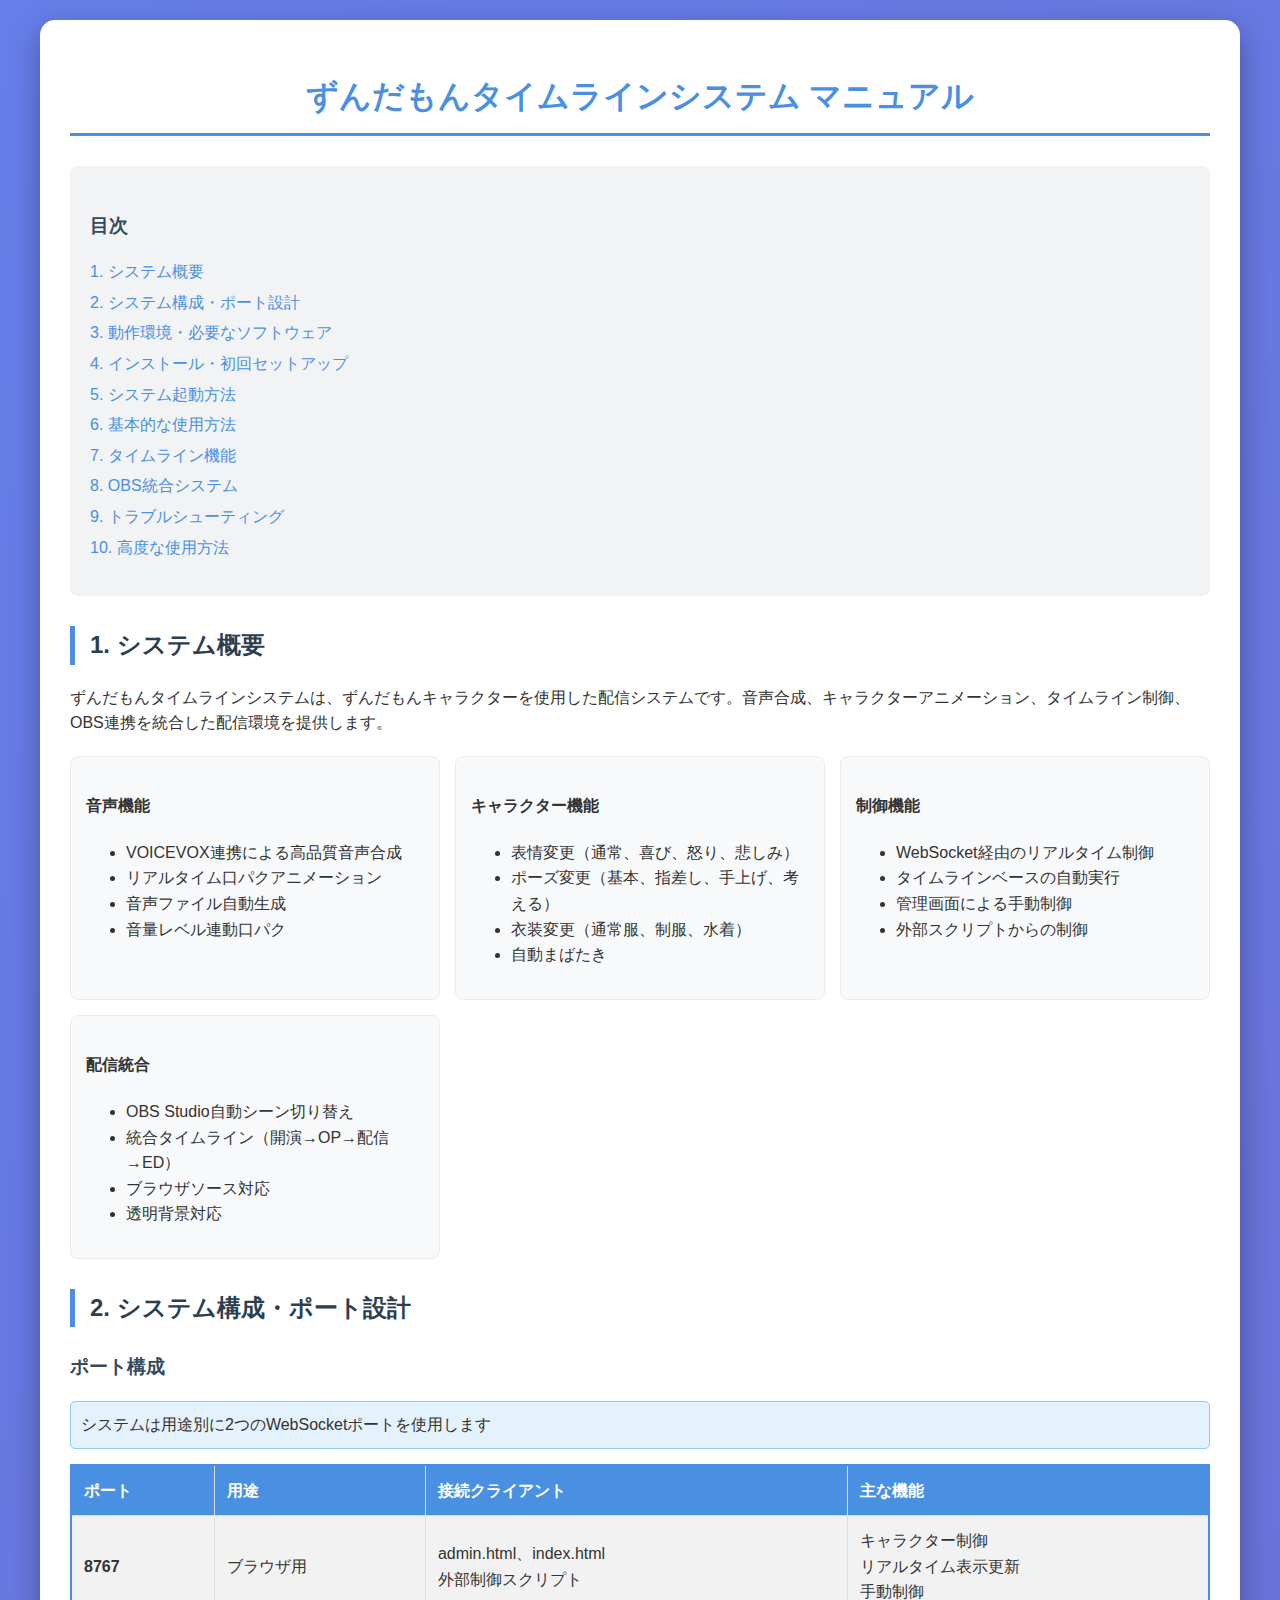
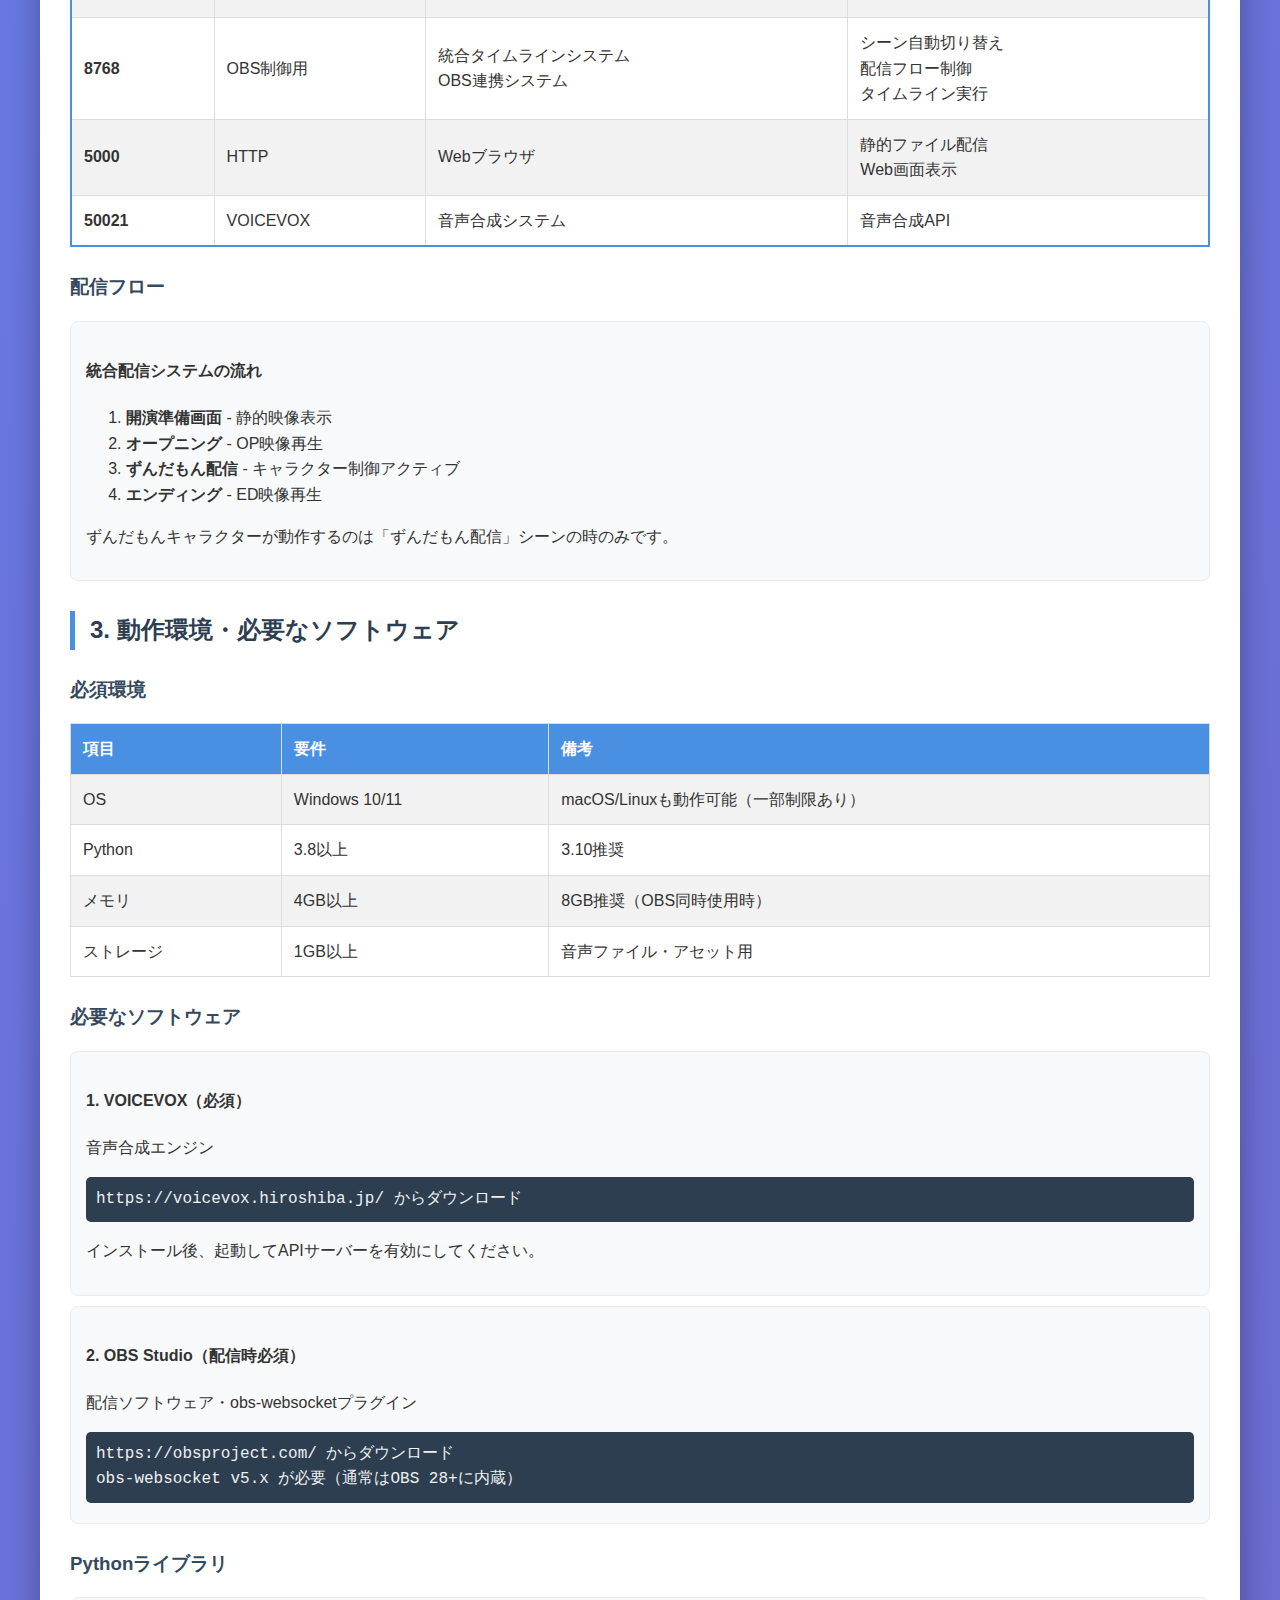
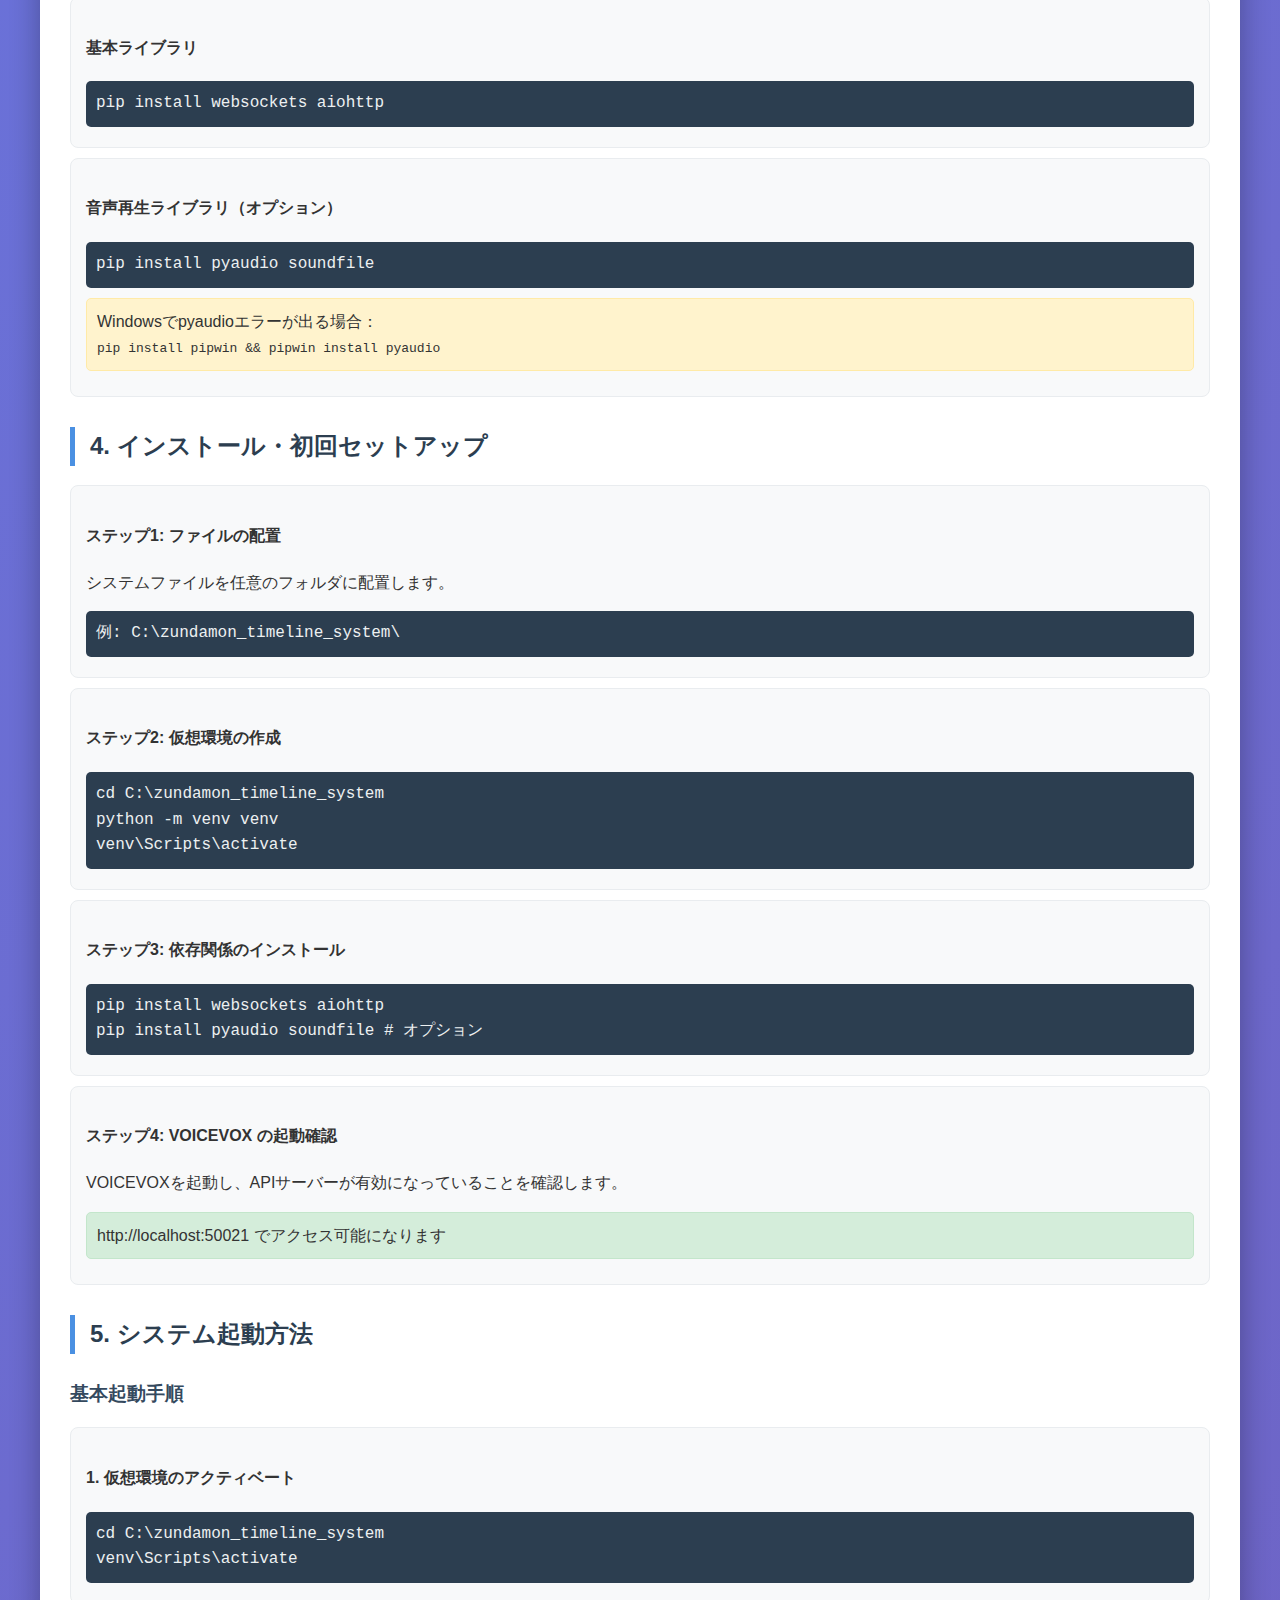
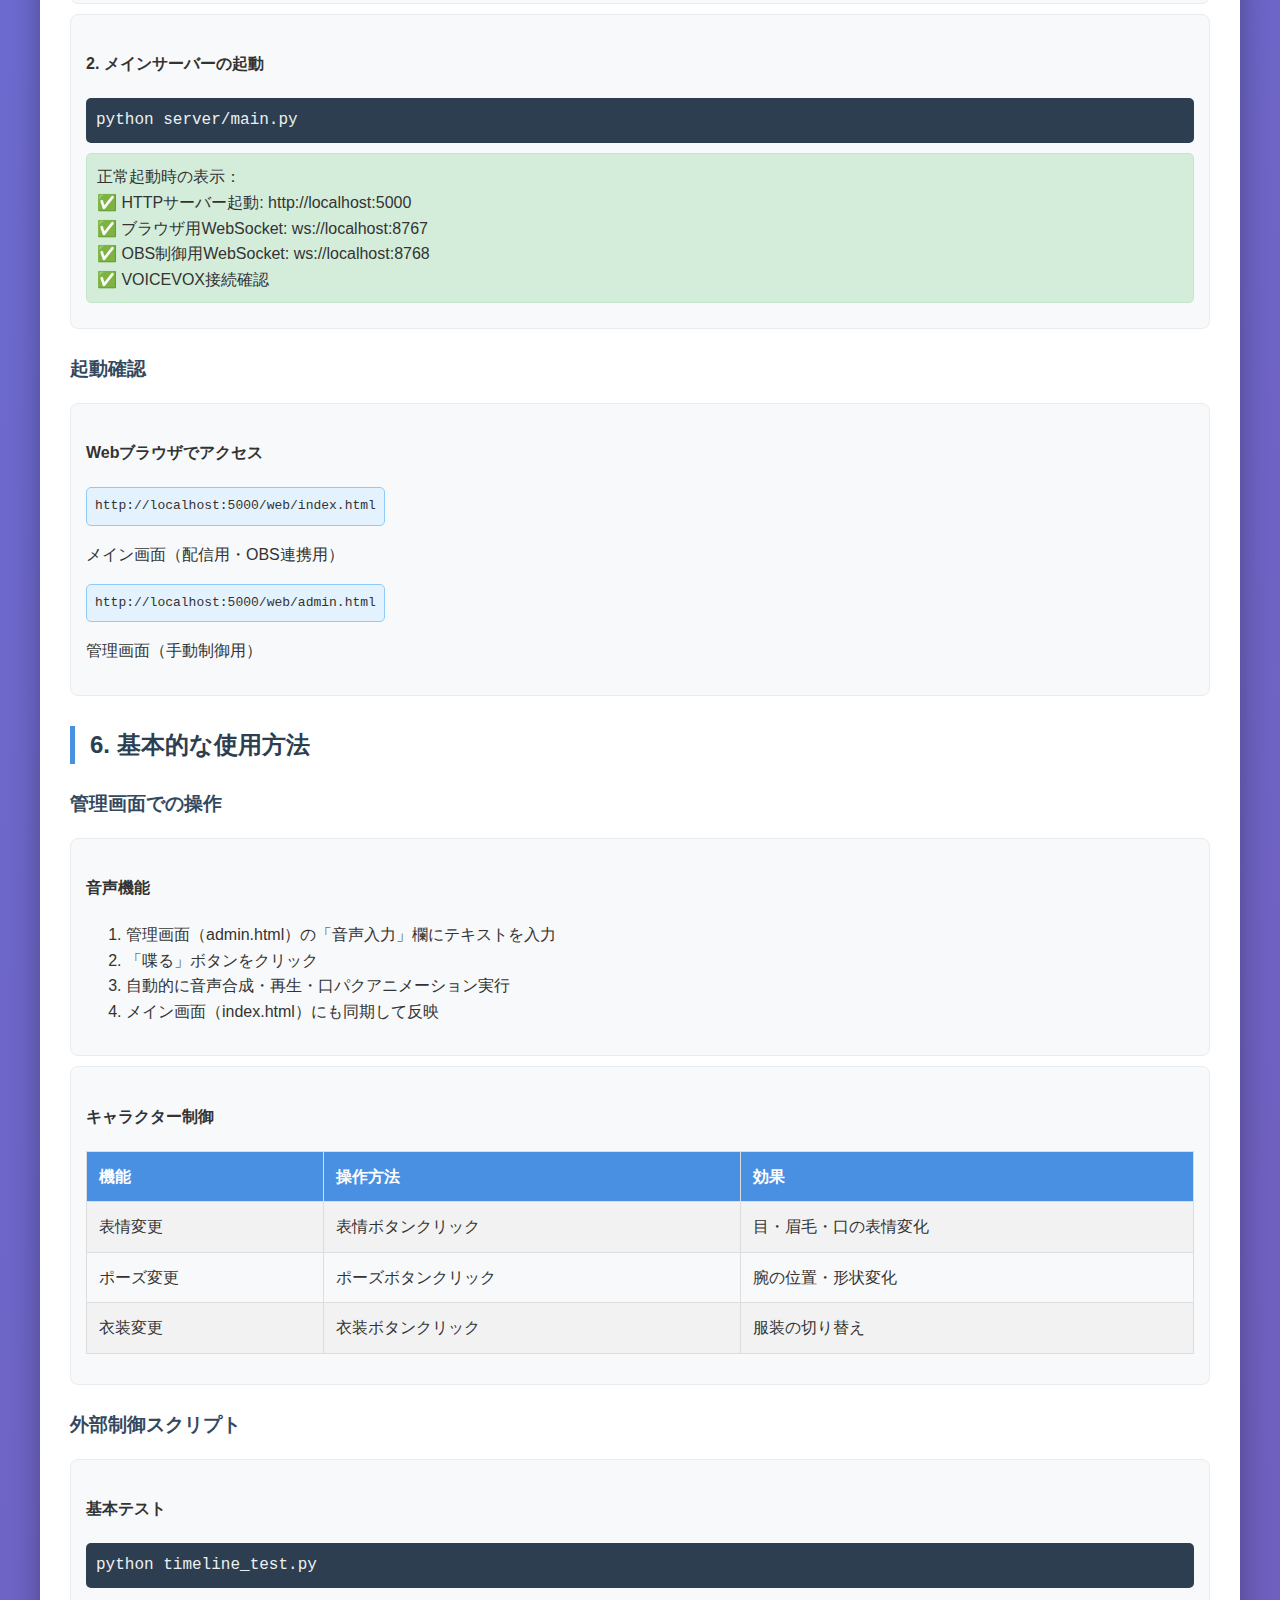
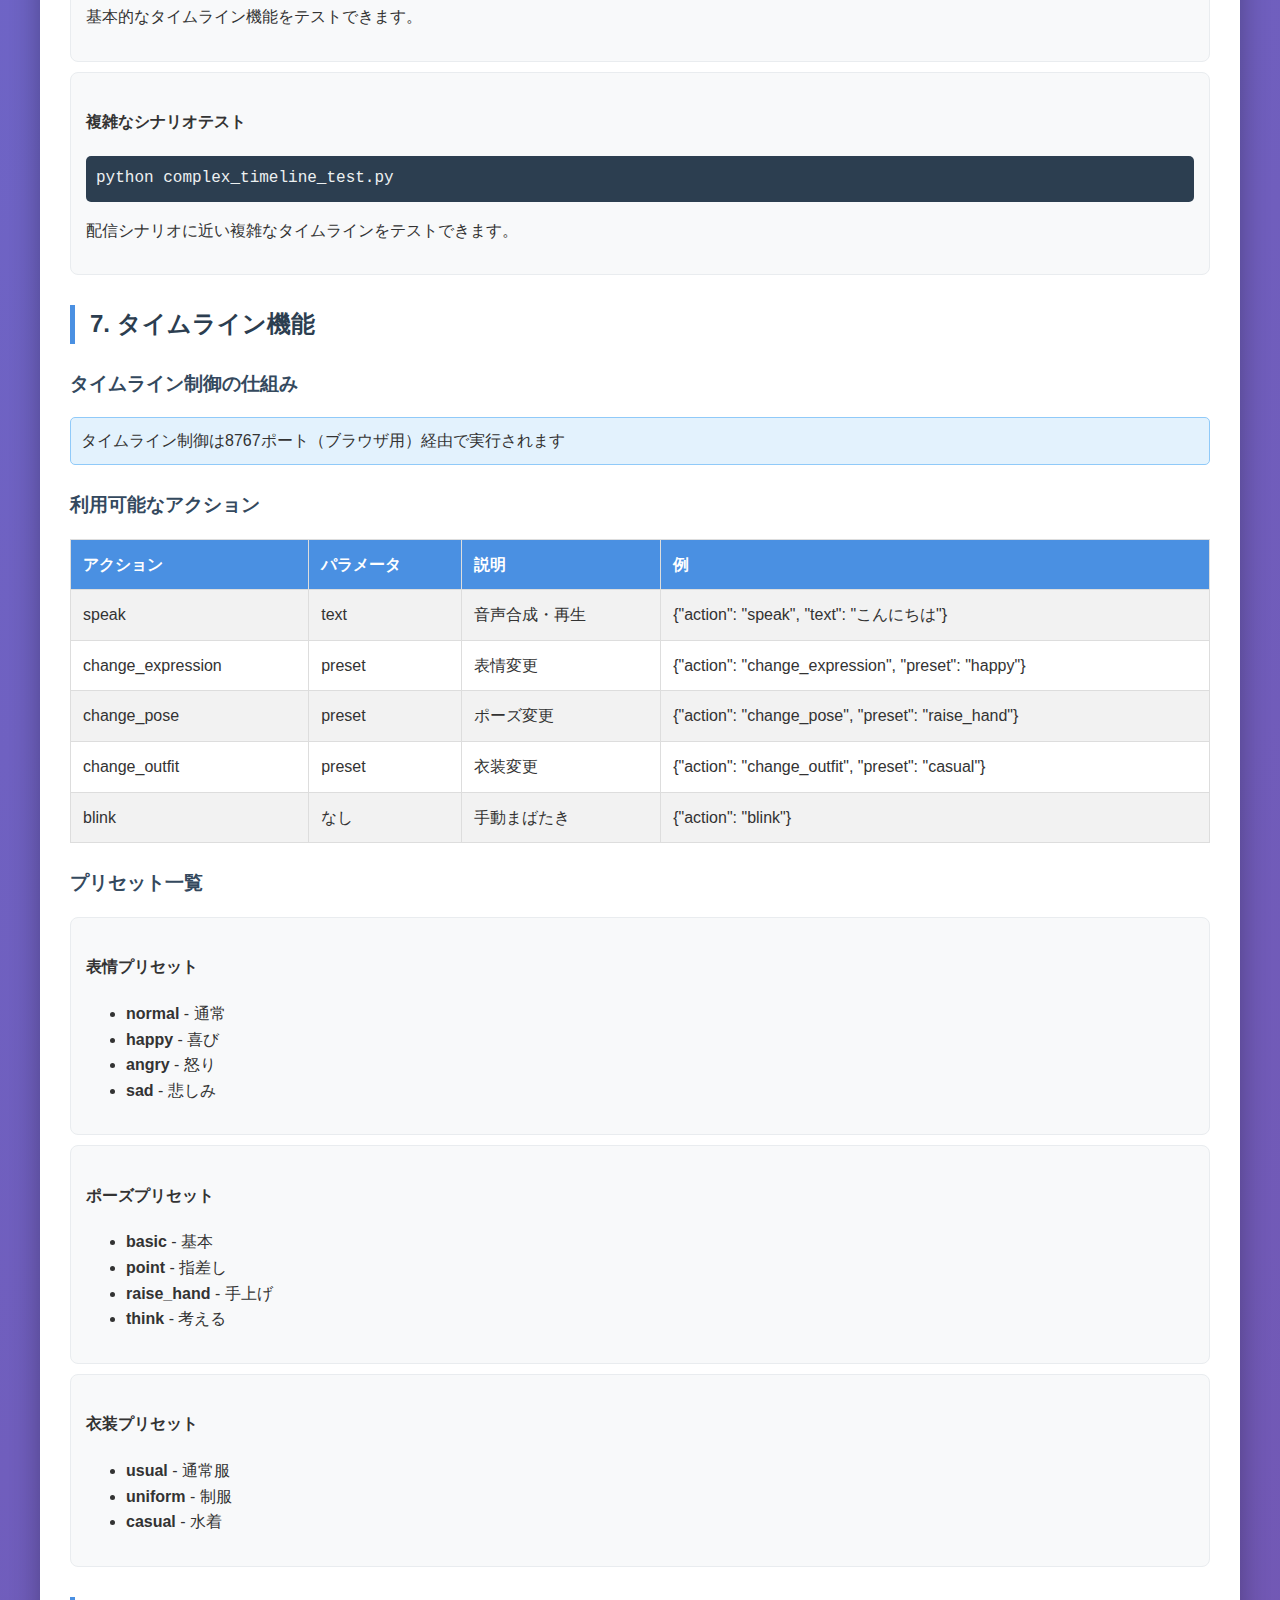
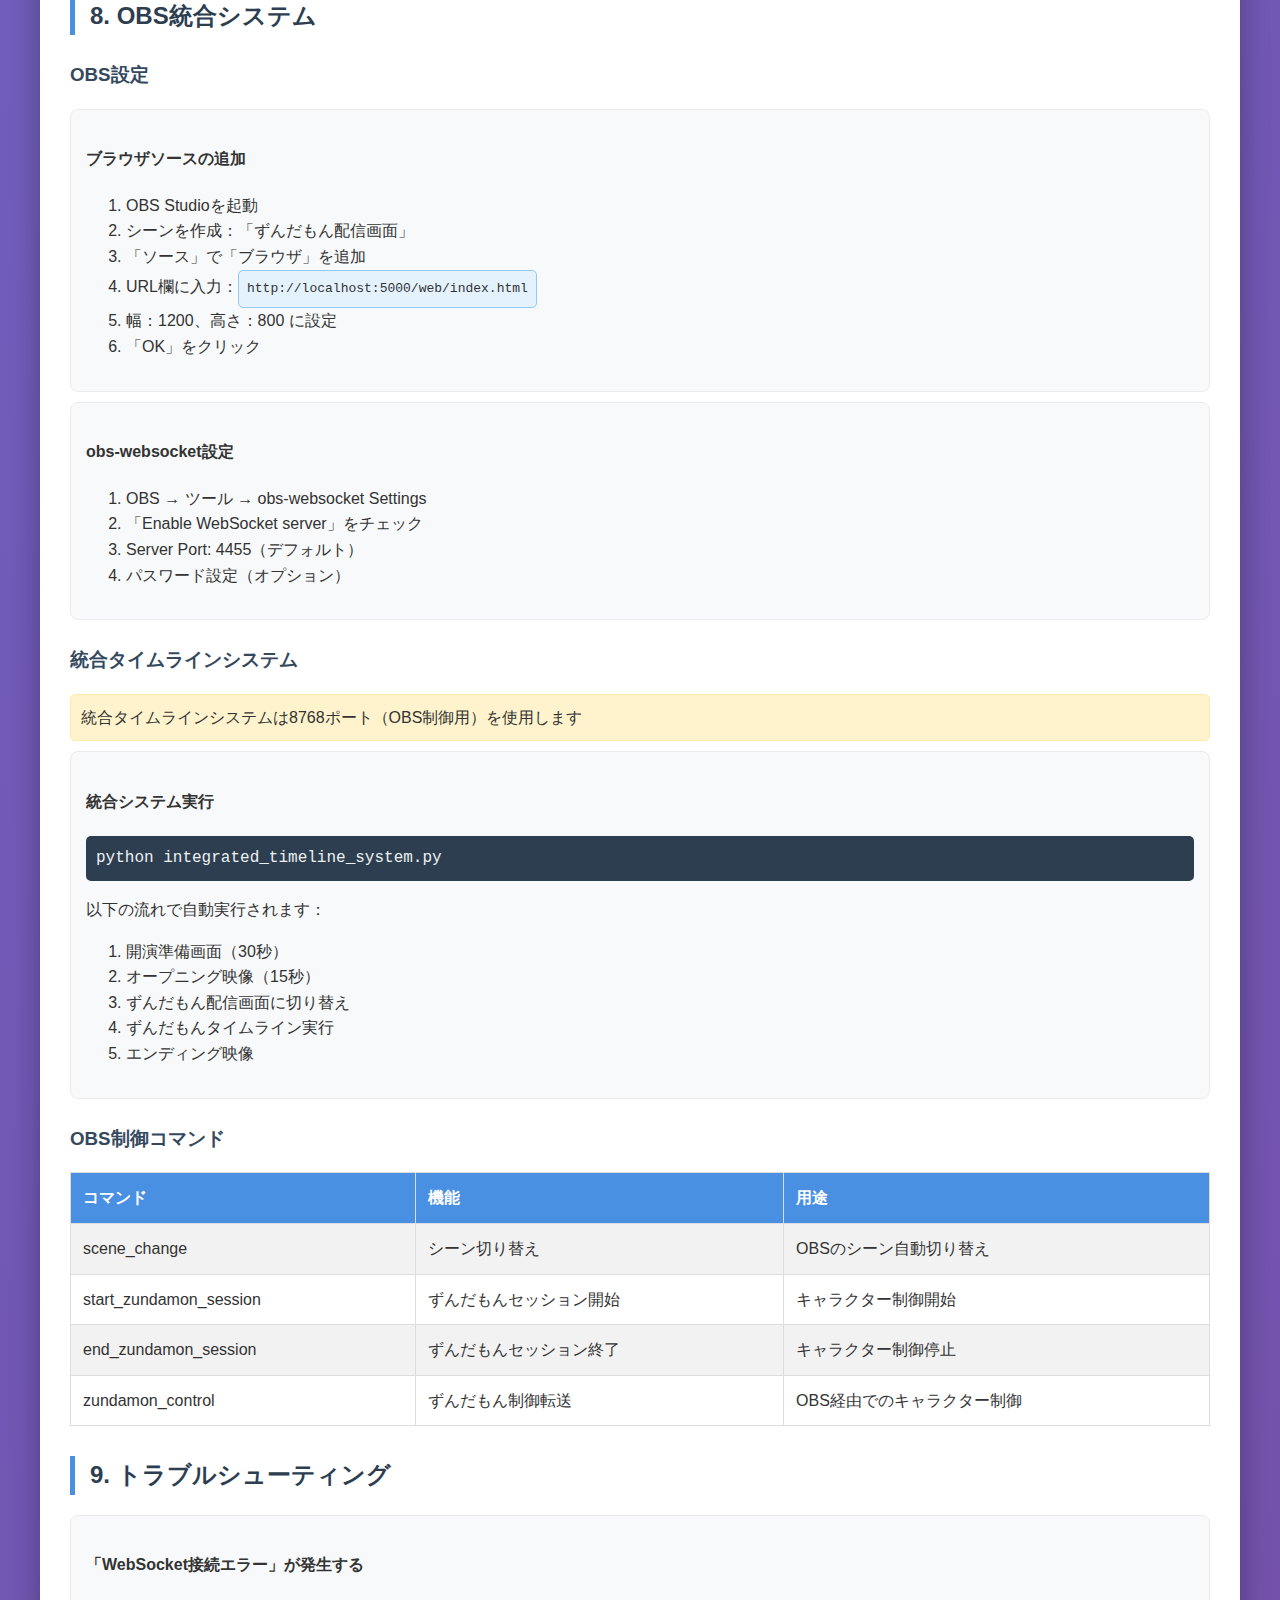
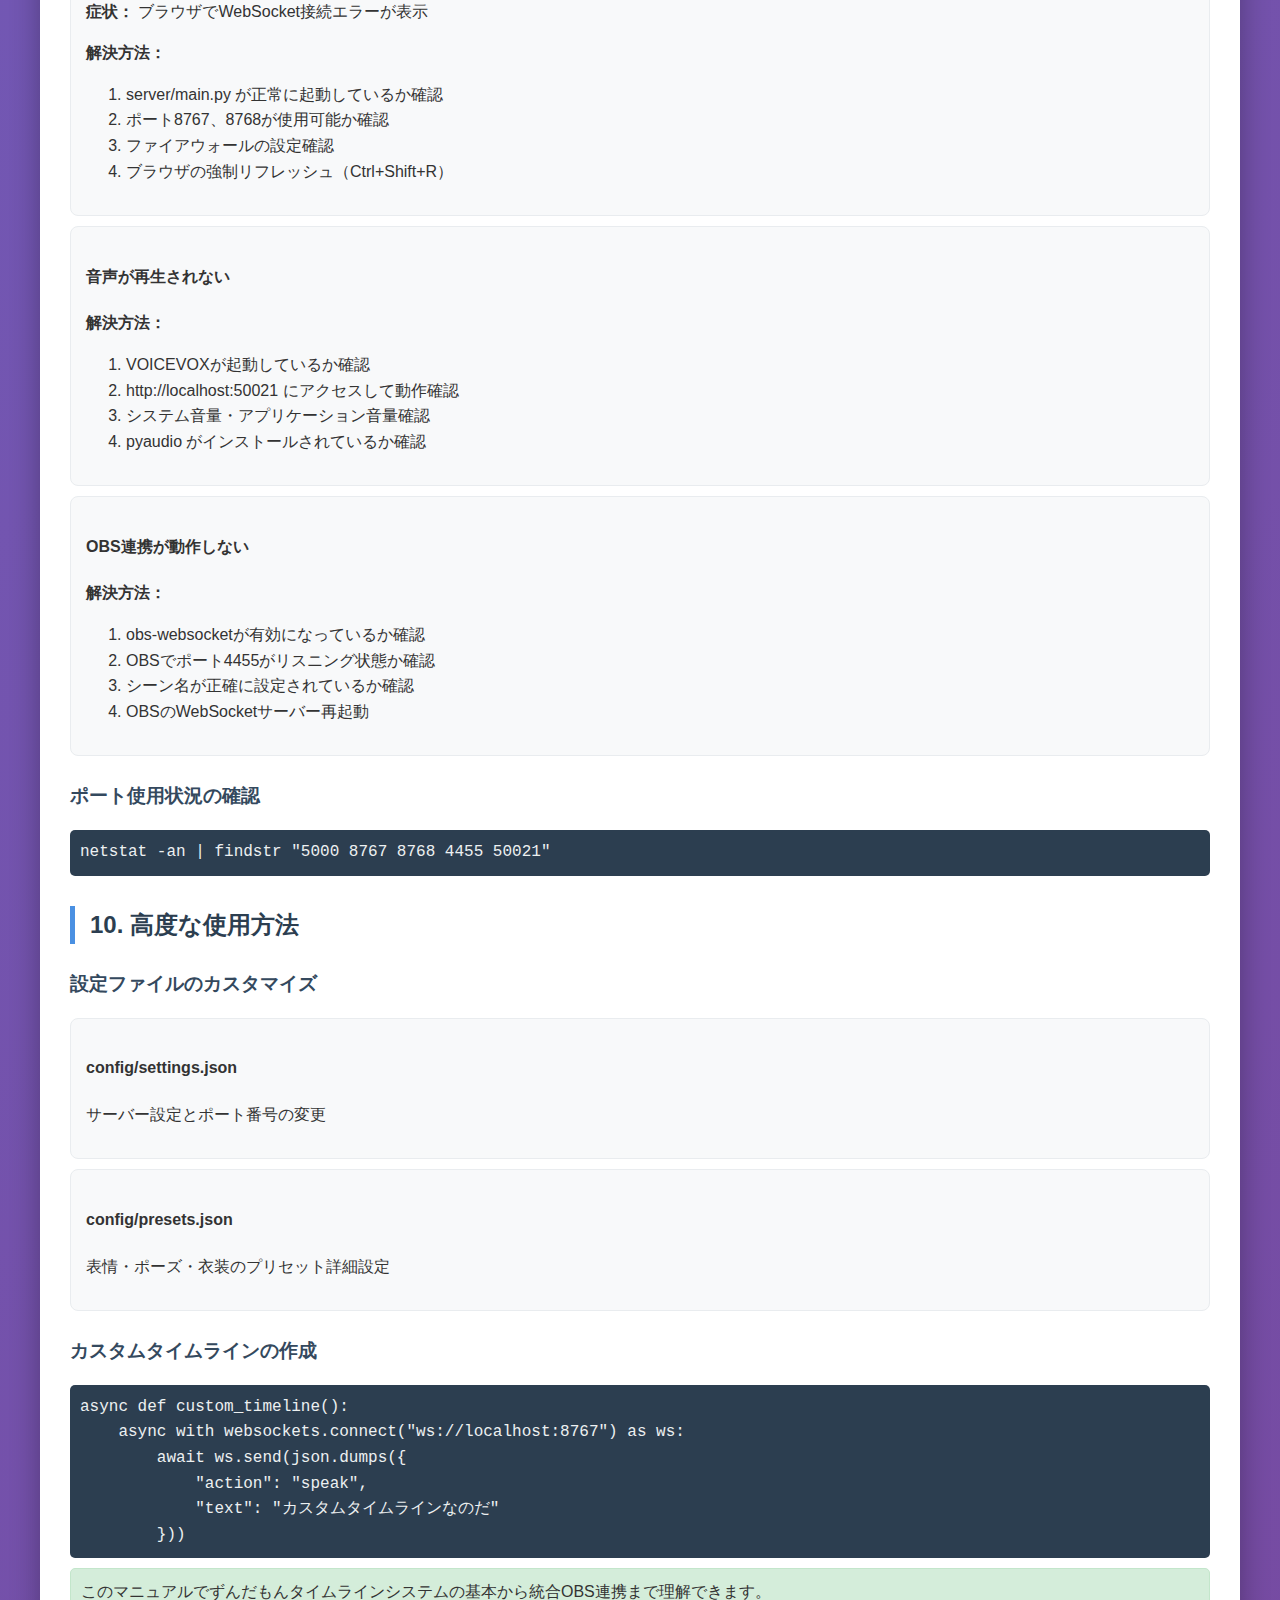
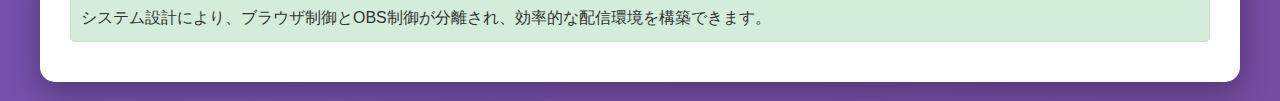
<file: manual.html>
<!DOCTYPE html>
<html lang="ja">
<head>
    <meta charset="UTF-8">
    <meta name="viewport" content="width=device-width, initial-scale=1.0">
    <title>ずんだもんタイムラインシステム - マニュアル</title>
    <style>
        body {
            font-family: 'Segoe UI', Tahoma, Geneva, Verdana, sans-serif;
            line-height: 1.6;
            color: #333;
            max-width: 1200px;
            margin: 0 auto;
            padding: 20px;
            background: linear-gradient(135deg, #667eea 0%, #764ba2 100%);
            min-height: 100vh;
        }
        
        .container {
            background: white;
            border-radius: 15px;
            padding: 30px;
            box-shadow: 0 10px 30px rgba(0,0,0,0.3);
        }
        
        h1 {
            color: #4a90e2;
            text-align: center;
            border-bottom: 3px solid #4a90e2;
            padding-bottom: 10px;
            margin-bottom: 30px;
        }
        
        h2 {
            color: #2c3e50;
            border-left: 5px solid #4a90e2;
            padding-left: 15px;
            margin-top: 30px;
        }
        
        h3 {
            color: #34495e;
            margin-top: 25px;
        }
        
        .step {
            background: #f8f9fa;
            border: 1px solid #e9ecef;
            border-radius: 8px;
            padding: 15px;
            margin: 10px 0;
        }
        
        .command {
            background: #2c3e50;
            color: #ecf0f1;
            padding: 10px;
            border-radius: 5px;
            font-family: 'Courier New', monospace;
            margin: 5px 0;
            overflow-x: auto;
        }
        
        .warning {
            background: #fff3cd;
            border: 1px solid #ffeaa7;
            border-radius: 5px;
            padding: 10px;
            margin: 10px 0;
        }
        
        .success {
            background: #d4edda;
            border: 1px solid #c3e6cb;
            border-radius: 5px;
            padding: 10px;
            margin: 10px 0;
        }
        
        .info {
            background: #e3f2fd;
            border: 1px solid #90caf9;
            border-radius: 5px;
            padding: 10px;
            margin: 10px 0;
        }
        
        .url {
            background: #e3f2fd;
            border: 1px solid #90caf9;
            border-radius: 5px;
            padding: 8px;
            font-family: monospace;
            display: inline-block;
        }
        
        table {
            width: 100%;
            border-collapse: collapse;
            margin: 15px 0;
        }
        
        th, td {
            border: 1px solid #ddd;
            padding: 12px;
            text-align: left;
        }
        
        th {
            background-color: #4a90e2;
            color: white;
        }
        
        tr:nth-child(even) {
            background-color: #f2f2f2;
        }
        
        .feature-list {
            display: grid;
            grid-template-columns: repeat(auto-fit, minmax(300px, 1fr));
            gap: 15px;
            margin: 20px 0;
        }
        
        .feature-card {
            background: #f8f9fa;
            border: 1px solid #e9ecef;
            border-radius: 8px;
            padding: 15px;
        }
        
        .toc {
            background: #f1f3f4;
            border-radius: 8px;
            padding: 20px;
            margin-bottom: 30px;
        }
        
        .toc ul {
            list-style: none;
            padding-left: 0;
        }
        
        .toc li {
            margin: 5px 0;
        }
        
        .toc a {
            text-decoration: none;
            color: #4a90e2;
        }
        
        .toc a:hover {
            text-decoration: underline;
        }
        
        .port-table {
            background: #fff;
            border: 2px solid #4a90e2;
            margin: 15px 0;
        }
    </style>
</head>
<body>
    <div class="container">
        <h1>ずんだもんタイムラインシステム マニュアル</h1>
        
        <div class="toc">
            <h3>目次</h3>
            <ul>
                <li><a href="#overview">1. システム概要</a></li>
                <li><a href="#architecture">2. システム構成・ポート設計</a></li>
                <li><a href="#requirements">3. 動作環境・必要なソフトウェア</a></li>
                <li><a href="#installation">4. インストール・初回セットアップ</a></li>
                <li><a href="#startup">5. システム起動方法</a></li>
                <li><a href="#basic-usage">6. 基本的な使用方法</a></li>
                <li><a href="#timeline">7. タイムライン機能</a></li>
                <li><a href="#obs-integration">8. OBS統合システム</a></li>
                <li><a href="#troubleshooting">9. トラブルシューティング</a></li>
                <li><a href="#advanced">10. 高度な使用方法</a></li>
            </ul>
        </div>

        <section id="overview">
            <h2>1. システム概要</h2>
            <p>ずんだもんタイムラインシステムは、ずんだもんキャラクターを使用した配信システムです。音声合成、キャラクターアニメーション、タイムライン制御、OBS連携を統合した配信環境を提供します。</p>
            
            <div class="feature-list">
                <div class="feature-card">
                    <h4>音声機能</h4>
                    <ul>
                        <li>VOICEVOX連携による高品質音声合成</li>
                        <li>リアルタイム口パクアニメーション</li>
                        <li>音声ファイル自動生成</li>
                        <li>音量レベル連動口パク</li>
                    </ul>
                </div>
                <div class="feature-card">
                    <h4>キャラクター機能</h4>
                    <ul>
                        <li>表情変更（通常、喜び、怒り、悲しみ）</li>
                        <li>ポーズ変更（基本、指差し、手上げ、考える）</li>
                        <li>衣装変更（通常服、制服、水着）</li>
                        <li>自動まばたき</li>
                    </ul>
                </div>
                <div class="feature-card">
                    <h4>制御機能</h4>
                    <ul>
                        <li>WebSocket経由のリアルタイム制御</li>
                        <li>タイムラインベースの自動実行</li>
                        <li>管理画面による手動制御</li>
                        <li>外部スクリプトからの制御</li>
                    </ul>
                </div>
                <div class="feature-card">
                    <h4>配信統合</h4>
                    <ul>
                        <li>OBS Studio自動シーン切り替え</li>
                        <li>統合タイムライン（開演→OP→配信→ED）</li>
                        <li>ブラウザソース対応</li>
                        <li>透明背景対応</li>
                    </ul>
                </div>
            </div>
        </section>

        <section id="architecture">
            <h2>2. システム構成・ポート設計</h2>
            
            <h3>ポート構成</h3>
            <div class="info">
                システムは用途別に2つのWebSocketポートを使用します
            </div>
            
            <table class="port-table">
                <tr>
                    <th>ポート</th>
                    <th>用途</th>
                    <th>接続クライアント</th>
                    <th>主な機能</th>
                </tr>
                <tr>
                    <td><strong>8767</strong></td>
                    <td>ブラウザ用</td>
                    <td>admin.html、index.html<br>外部制御スクリプト</td>
                    <td>キャラクター制御<br>リアルタイム表示更新<br>手動制御</td>
                </tr>
                <tr>
                    <td><strong>8768</strong></td>
                    <td>OBS制御用</td>
                    <td>統合タイムラインシステム<br>OBS連携システム</td>
                    <td>シーン自動切り替え<br>配信フロー制御<br>タイムライン実行</td>
                </tr>
                <tr>
                    <td><strong>5000</strong></td>
                    <td>HTTP</td>
                    <td>Webブラウザ</td>
                    <td>静的ファイル配信<br>Web画面表示</td>
                </tr>
                <tr>
                    <td><strong>50021</strong></td>
                    <td>VOICEVOX</td>
                    <td>音声合成システム</td>
                    <td>音声合成API</td>
                </tr>
            </table>

            <h3>配信フロー</h3>
            <div class="step">
                <h4>統合配信システムの流れ</h4>
                <ol>
                    <li><strong>開演準備画面</strong> - 静的映像表示</li>
                    <li><strong>オープニング</strong> - OP映像再生</li>
                    <li><strong>ずんだもん配信</strong> - キャラクター制御アクティブ</li>
                    <li><strong>エンディング</strong> - ED映像再生</li>
                </ol>
                <p>ずんだもんキャラクターが動作するのは「ずんだもん配信」シーンの時のみです。</p>
            </div>
        </section>

        <section id="requirements">
            <h2>3. 動作環境・必要なソフトウェア</h2>
            
            <h3>必須環境</h3>
            <table>
                <tr>
                    <th>項目</th>
                    <th>要件</th>
                    <th>備考</th>
                </tr>
                <tr>
                    <td>OS</td>
                    <td>Windows 10/11</td>
                    <td>macOS/Linuxも動作可能（一部制限あり）</td>
                </tr>
                <tr>
                    <td>Python</td>
                    <td>3.8以上</td>
                    <td>3.10推奨</td>
                </tr>
                <tr>
                    <td>メモリ</td>
                    <td>4GB以上</td>
                    <td>8GB推奨（OBS同時使用時）</td>
                </tr>
                <tr>
                    <td>ストレージ</td>
                    <td>1GB以上</td>
                    <td>音声ファイル・アセット用</td>
                </tr>
            </table>

            <h3>必要なソフトウェア</h3>
            <div class="step">
                <h4>1. VOICEVOX（必須）</h4>
                <p>音声合成エンジン</p>
                <div class="command">https://voicevox.hiroshiba.jp/ からダウンロード</div>
                <p>インストール後、起動してAPIサーバーを有効にしてください。</p>
            </div>

            <div class="step">
                <h4>2. OBS Studio（配信時必須）</h4>
                <p>配信ソフトウェア・obs-websocketプラグイン</p>
                <div class="command">https://obsproject.com/ からダウンロード<br>
obs-websocket v5.x が必要（通常はOBS 28+に内蔵）</div>
            </div>

            <h3>Pythonライブラリ</h3>
            <div class="step">
                <h4>基本ライブラリ</h4>
                <div class="command">pip install websockets aiohttp</div>
            </div>

            <div class="step">
                <h4>音声再生ライブラリ（オプション）</h4>
                <div class="command">pip install pyaudio soundfile</div>
                <div class="warning">
                    Windowsでpyaudioエラーが出る場合：<br>
                    <code>pip install pipwin && pipwin install pyaudio</code>
                </div>
            </div>
        </section>

        <section id="installation">
            <h2>4. インストール・初回セットアップ</h2>
            
            <div class="step">
                <h4>ステップ1: ファイルの配置</h4>
                <p>システムファイルを任意のフォルダに配置します。</p>
                <div class="command">例: C:\zundamon_timeline_system\</div>
            </div>

            <div class="step">
                <h4>ステップ2: 仮想環境の作成</h4>
                <div class="command">cd C:\zundamon_timeline_system<br>
python -m venv venv<br>
venv\Scripts\activate</div>
            </div>

            <div class="step">
                <h4>ステップ3: 依存関係のインストール</h4>
                <div class="command">pip install websockets aiohttp<br>
pip install pyaudio soundfile  # オプション</div>
            </div>

            <div class="step">
                <h4>ステップ4: VOICEVOX の起動確認</h4>
                <p>VOICEVOXを起動し、APIサーバーが有効になっていることを確認します。</p>
                <div class="success">http://localhost:50021 でアクセス可能になります</div>
            </div>
        </section>

        <section id="startup">
            <h2>5. システム起動方法</h2>

            <h3>基本起動手順</h3>
            <div class="step">
                <h4>1. 仮想環境のアクティベート</h4>
                <div class="command">cd C:\zundamon_timeline_system<br>
venv\Scripts\activate</div>
            </div>

            <div class="step">
                <h4>2. メインサーバーの起動</h4>
                <div class="command">python server/main.py</div>
                <div class="success">
                    正常起動時の表示：<br>
                    ✅ HTTPサーバー起動: http://localhost:5000<br>
                    ✅ ブラウザ用WebSocket: ws://localhost:8767<br>
                    ✅ OBS制御用WebSocket: ws://localhost:8768<br>
                    ✅ VOICEVOX接続確認
                </div>
            </div>

            <h3>起動確認</h3>
            <div class="step">
                <h4>Webブラウザでアクセス</h4>
                <div class="url">http://localhost:5000/web/index.html</div>
                <p>メイン画面（配信用・OBS連携用）</p>
                <div class="url">http://localhost:5000/web/admin.html</div>
                <p>管理画面（手動制御用）</p>
            </div>
        </section>

        <section id="basic-usage">
            <h2>6. 基本的な使用方法</h2>

            <h3>管理画面での操作</h3>
            <div class="step">
                <h4>音声機能</h4>
                <ol>
                    <li>管理画面（admin.html）の「音声入力」欄にテキストを入力</li>
                    <li>「喋る」ボタンをクリック</li>
                    <li>自動的に音声合成・再生・口パクアニメーション実行</li>
                    <li>メイン画面（index.html）にも同期して反映</li>
                </ol>
            </div>

            <div class="step">
                <h4>キャラクター制御</h4>
                <table>
                    <tr>
                        <th>機能</th>
                        <th>操作方法</th>
                        <th>効果</th>
                    </tr>
                    <tr>
                        <td>表情変更</td>
                        <td>表情ボタンクリック</td>
                        <td>目・眉毛・口の表情変化</td>
                    </tr>
                    <tr>
                        <td>ポーズ変更</td>
                        <td>ポーズボタンクリック</td>
                        <td>腕の位置・形状変化</td>
                    </tr>
                    <tr>
                        <td>衣装変更</td>
                        <td>衣装ボタンクリック</td>
                        <td>服装の切り替え</td>
                    </tr>
                </table>
            </div>

            <h3>外部制御スクリプト</h3>
            <div class="step">
                <h4>基本テスト</h4>
                <div class="command">python timeline_test.py</div>
                <p>基本的なタイムライン機能をテストできます。</p>
            </div>

            <div class="step">
                <h4>複雑なシナリオテスト</h4>
                <div class="command">python complex_timeline_test.py</div>
                <p>配信シナリオに近い複雑なタイムラインをテストできます。</p>
            </div>
        </section>

        <section id="timeline">
            <h2>7. タイムライン機能</h2>

            <h3>タイムライン制御の仕組み</h3>
            <div class="info">
                タイムライン制御は8767ポート（ブラウザ用）経由で実行されます
            </div>

            <h3>利用可能なアクション</h3>
            <table>
                <tr>
                    <th>アクション</th>
                    <th>パラメータ</th>
                    <th>説明</th>
                    <th>例</th>
                </tr>
                <tr>
                    <td>speak</td>
                    <td>text</td>
                    <td>音声合成・再生</td>
                    <td>{"action": "speak", "text": "こんにちは"}</td>
                </tr>
                <tr>
                    <td>change_expression</td>
                    <td>preset</td>
                    <td>表情変更</td>
                    <td>{"action": "change_expression", "preset": "happy"}</td>
                </tr>
                <tr>
                    <td>change_pose</td>
                    <td>preset</td>
                    <td>ポーズ変更</td>
                    <td>{"action": "change_pose", "preset": "raise_hand"}</td>
                </tr>
                <tr>
                    <td>change_outfit</td>
                    <td>preset</td>
                    <td>衣装変更</td>
                    <td>{"action": "change_outfit", "preset": "casual"}</td>
                </tr>
                <tr>
                    <td>blink</td>
                    <td>なし</td>
                    <td>手動まばたき</td>
                    <td>{"action": "blink"}</td>
                </tr>
            </table>

            <h3>プリセット一覧</h3>
            <div class="step">
                <h4>表情プリセット</h4>
                <ul>
                    <li><strong>normal</strong> - 通常</li>
                    <li><strong>happy</strong> - 喜び</li>
                    <li><strong>angry</strong> - 怒り</li>
                    <li><strong>sad</strong> - 悲しみ</li>
                </ul>
            </div>

            <div class="step">
                <h4>ポーズプリセット</h4>
                <ul>
                    <li><strong>basic</strong> - 基本</li>
                    <li><strong>point</strong> - 指差し</li>
                    <li><strong>raise_hand</strong> - 手上げ</li>
                    <li><strong>think</strong> - 考える</li>
                </ul>
            </div>

            <div class="step">
                <h4>衣装プリセット</h4>
                <ul>
                    <li><strong>usual</strong> - 通常服</li>
                    <li><strong>uniform</strong> - 制服</li>
                    <li><strong>casual</strong> - 水着</li>
                </ul>
            </div>
        </section>

        <section id="obs-integration">
            <h2>8. OBS統合システム</h2>

            <h3>OBS設定</h3>
            <div class="step">
                <h4>ブラウザソースの追加</h4>
                <ol>
                    <li>OBS Studioを起動</li>
                    <li>シーンを作成：「ずんだもん配信画面」</li>
                    <li>「ソース」で「ブラウザ」を追加</li>
                    <li>URL欄に入力：<span class="url">http://localhost:5000/web/index.html</span></li>
                    <li>幅：1200、高さ：800 に設定</li>
                    <li>「OK」をクリック</li>
                </ol>
            </div>

            <div class="step">
                <h4>obs-websocket設定</h4>
                <ol>
                    <li>OBS → ツール → obs-websocket Settings</li>
                    <li>「Enable WebSocket server」をチェック</li>
                    <li>Server Port: 4455（デフォルト）</li>
                    <li>パスワード設定（オプション）</li>
                </ol>
            </div>

            <h3>統合タイムラインシステム</h3>
            <div class="warning">
                統合タイムラインシステムは8768ポート（OBS制御用）を使用します
            </div>

            <div class="step">
                <h4>統合システム実行</h4>
                <div class="command">python integrated_timeline_system.py</div>
                <p>以下の流れで自動実行されます：</p>
                <ol>
                    <li>開演準備画面（30秒）</li>
                    <li>オープニング映像（15秒）</li>
                    <li>ずんだもん配信画面に切り替え</li>
                    <li>ずんだもんタイムライン実行</li>
                    <li>エンディング映像</li>
                </ol>
            </div>

            <h3>OBS制御コマンド</h3>
            <table>
                <tr>
                    <th>コマンド</th>
                    <th>機能</th>
                    <th>用途</th>
                </tr>
                <tr>
                    <td>scene_change</td>
                    <td>シーン切り替え</td>
                    <td>OBSのシーン自動切り替え</td>
                </tr>
                <tr>
                    <td>start_zundamon_session</td>
                    <td>ずんだもんセッション開始</td>
                    <td>キャラクター制御開始</td>
                </tr>
                <tr>
                    <td>end_zundamon_session</td>
                    <td>ずんだもんセッション終了</td>
                    <td>キャラクター制御停止</td>
                </tr>
                <tr>
                    <td>zundamon_control</td>
                    <td>ずんだもん制御転送</td>
                    <td>OBS経由でのキャラクター制御</td>
                </tr>
            </table>
        </section>

        <section id="troubleshooting">
            <h2>9. トラブルシューティング</h2>

            <div class="step">
                <h4>「WebSocket接続エラー」が発生する</h4>
                <p><strong>症状：</strong> ブラウザでWebSocket接続エラーが表示</p>
                <p><strong>解決方法：</strong></p>
                <ol>
                    <li>server/main.py が正常に起動しているか確認</li>
                    <li>ポート8767、8768が使用可能か確認</li>
                    <li>ファイアウォールの設定確認</li>
                    <li>ブラウザの強制リフレッシュ（Ctrl+Shift+R）</li>
                </ol>
            </div>

            <div class="step">
                <h4>音声が再生されない</h4>
                <p><strong>解決方法：</strong></p>
                <ol>
                    <li>VOICEVOXが起動しているか確認</li>
                    <li>http://localhost:50021 にアクセスして動作確認</li>
                    <li>システム音量・アプリケーション音量確認</li>
                    <li>pyaudio がインストールされているか確認</li>
                </ol>
            </div>

            <div class="step">
                <h4>OBS連携が動作しない</h4>
                <p><strong>解決方法：</strong></p>
                <ol>
                    <li>obs-websocketが有効になっているか確認</li>
                    <li>OBSでポート4455がリスニング状態か確認</li>
                    <li>シーン名が正確に設定されているか確認</li>
                    <li>OBSのWebSocketサーバー再起動</li>
                </ol>
            </div>

            <h3>ポート使用状況の確認</h3>
            <div class="command">netstat -an | findstr "5000 8767 8768 4455 50021"</div>
        </section>

        <section id="advanced">
            <h2>10. 高度な使用方法</h2>

            <h3>設定ファイルのカスタマイズ</h3>
            <div class="step">
                <h4>config/settings.json</h4>
                <p>サーバー設定とポート番号の変更</p>
            </div>

            <div class="step">
                <h4>config/presets.json</h4>
                <p>表情・ポーズ・衣装のプリセット詳細設定</p>
            </div>

            <h3>カスタムタイムラインの作成</h3>
            <div class="command">async def custom_timeline():<br>
&nbsp;&nbsp;&nbsp;&nbsp;async with websockets.connect("ws://localhost:8767") as ws:<br>
&nbsp;&nbsp;&nbsp;&nbsp;&nbsp;&nbsp;&nbsp;&nbsp;await ws.send(json.dumps({<br>
&nbsp;&nbsp;&nbsp;&nbsp;&nbsp;&nbsp;&nbsp;&nbsp;&nbsp;&nbsp;&nbsp;&nbsp;"action": "speak",<br>
&nbsp;&nbsp;&nbsp;&nbsp;&nbsp;&nbsp;&nbsp;&nbsp;&nbsp;&nbsp;&nbsp;&nbsp;"text": "カスタムタイムラインなのだ"<br>
&nbsp;&nbsp;&nbsp;&nbsp;&nbsp;&nbsp;&nbsp;&nbsp;}))</div>

            <div class="success">
                このマニュアルでずんだもんタイムラインシステムの基本から統合OBS連携まで理解できます。<br>
                システム設計により、ブラウザ制御とOBS制御が分離され、効率的な配信環境を構築できます。
            </div>
        </section>
    </div>
</body>
</html>
</file>
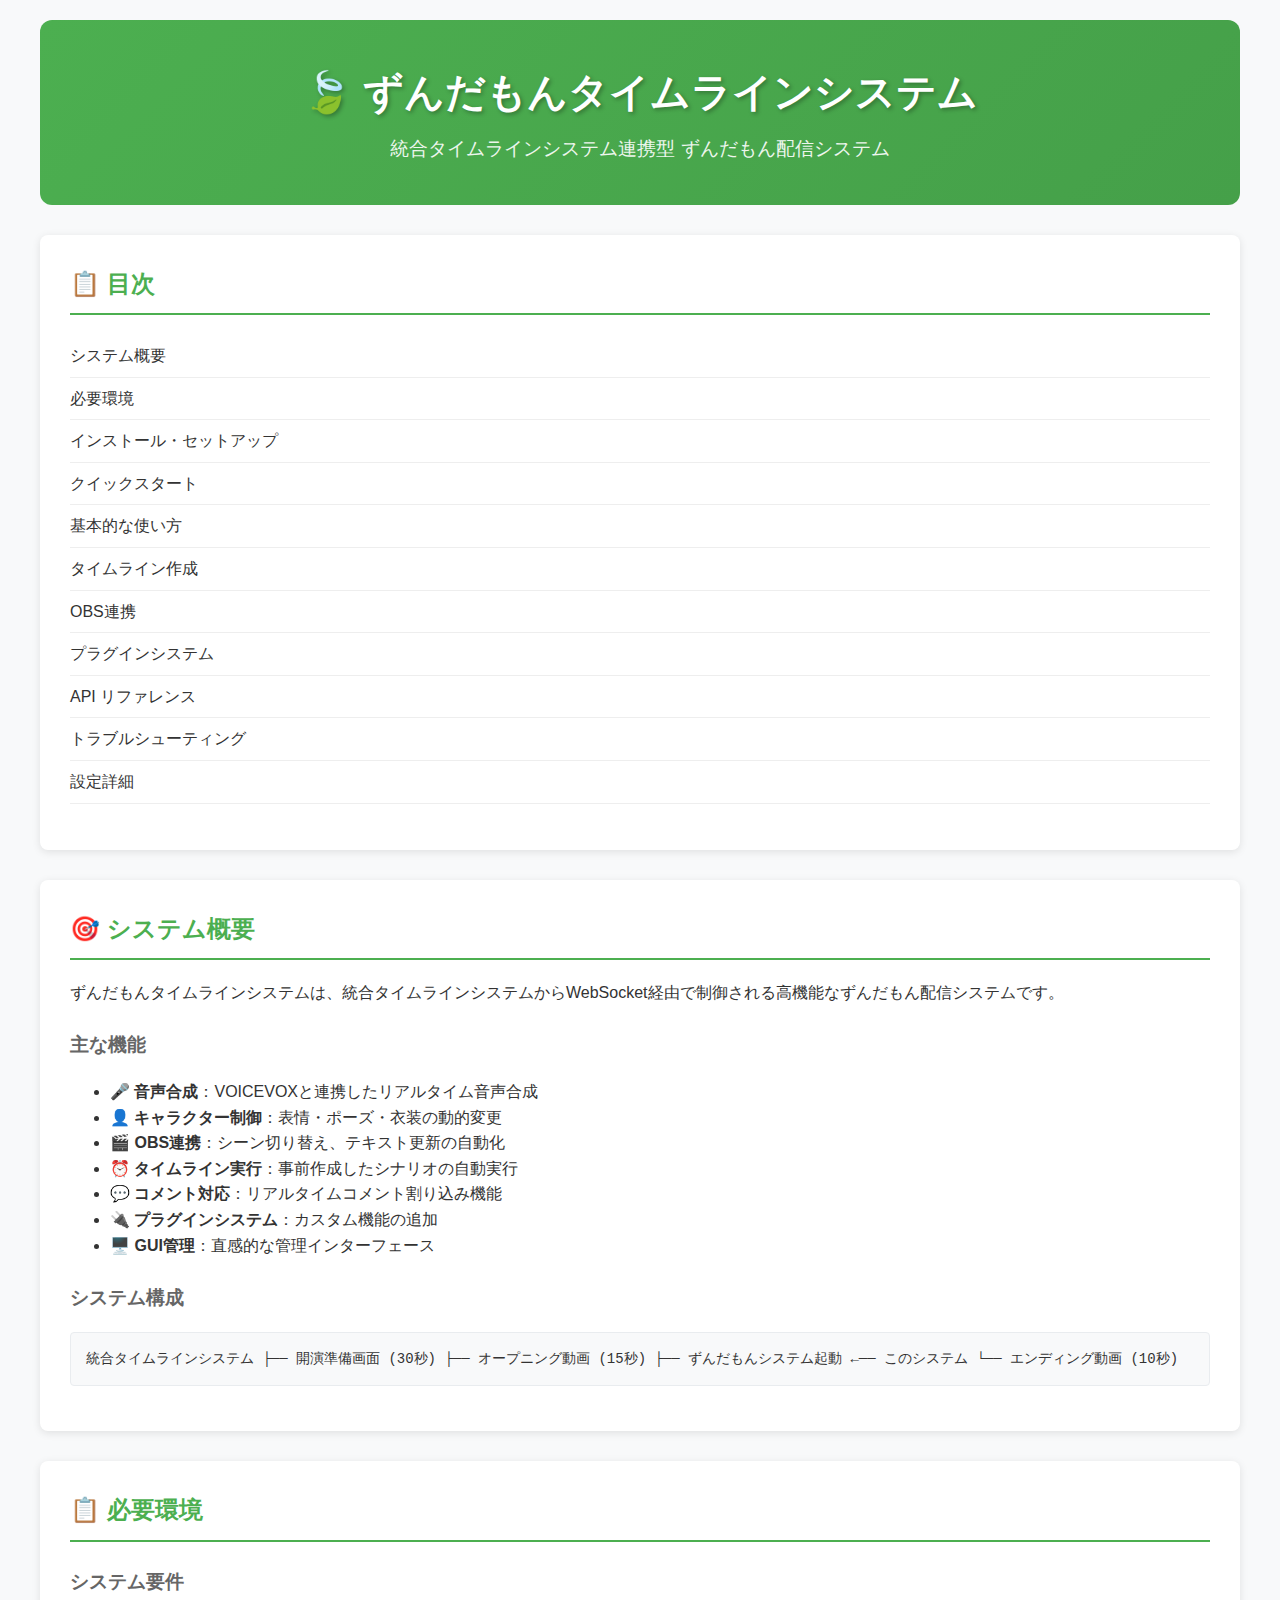
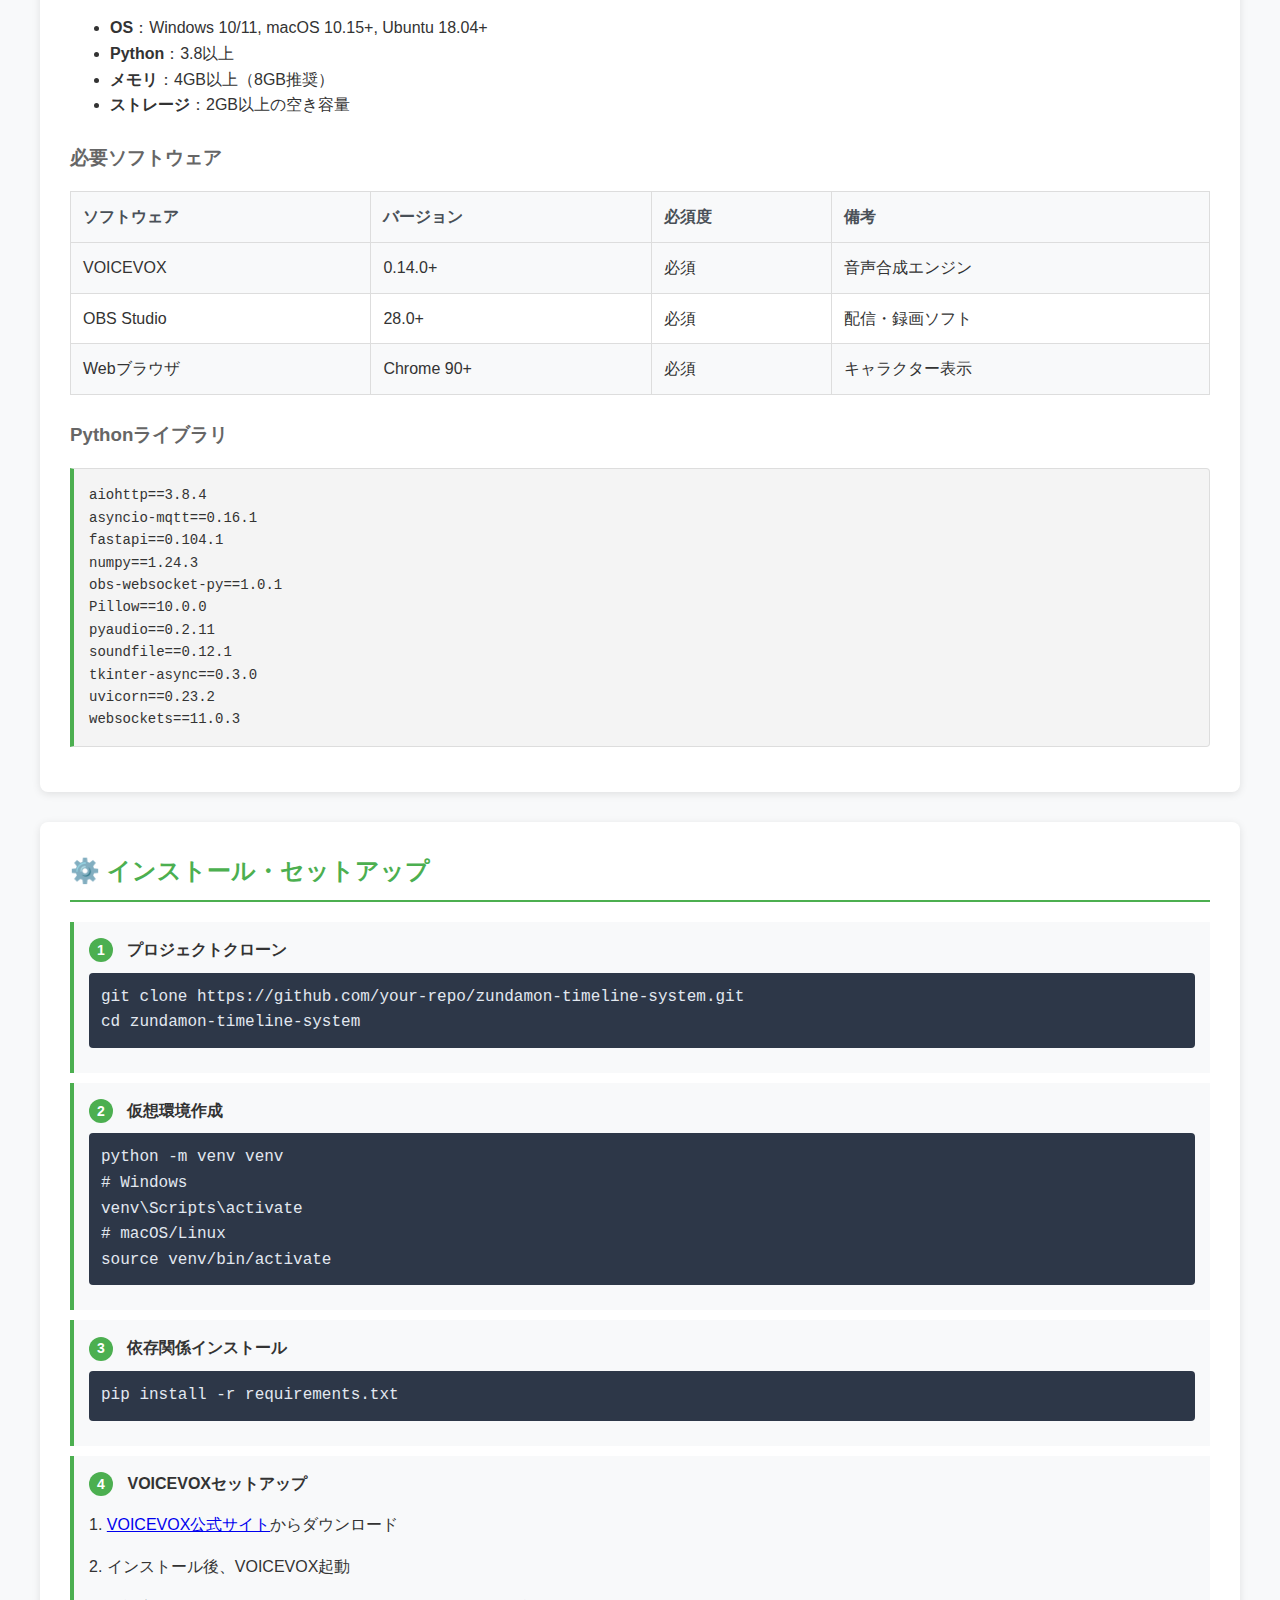
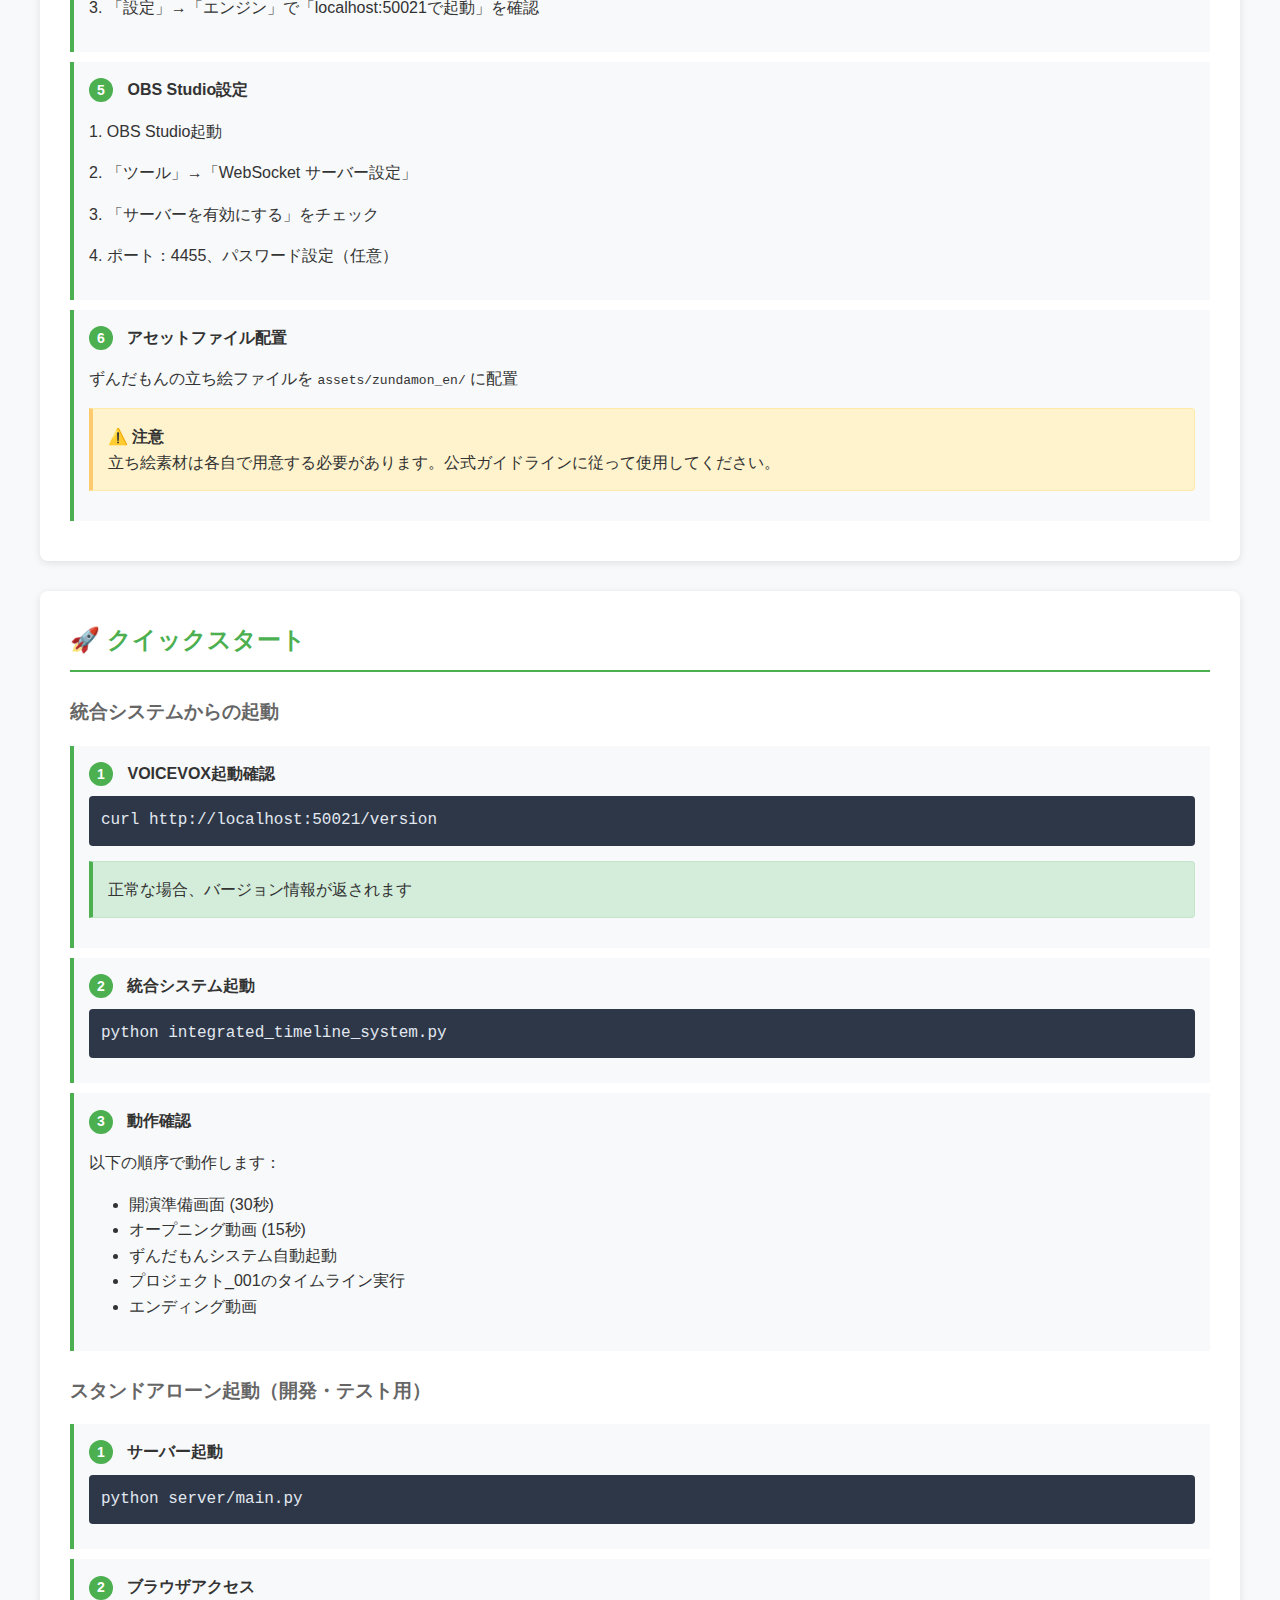
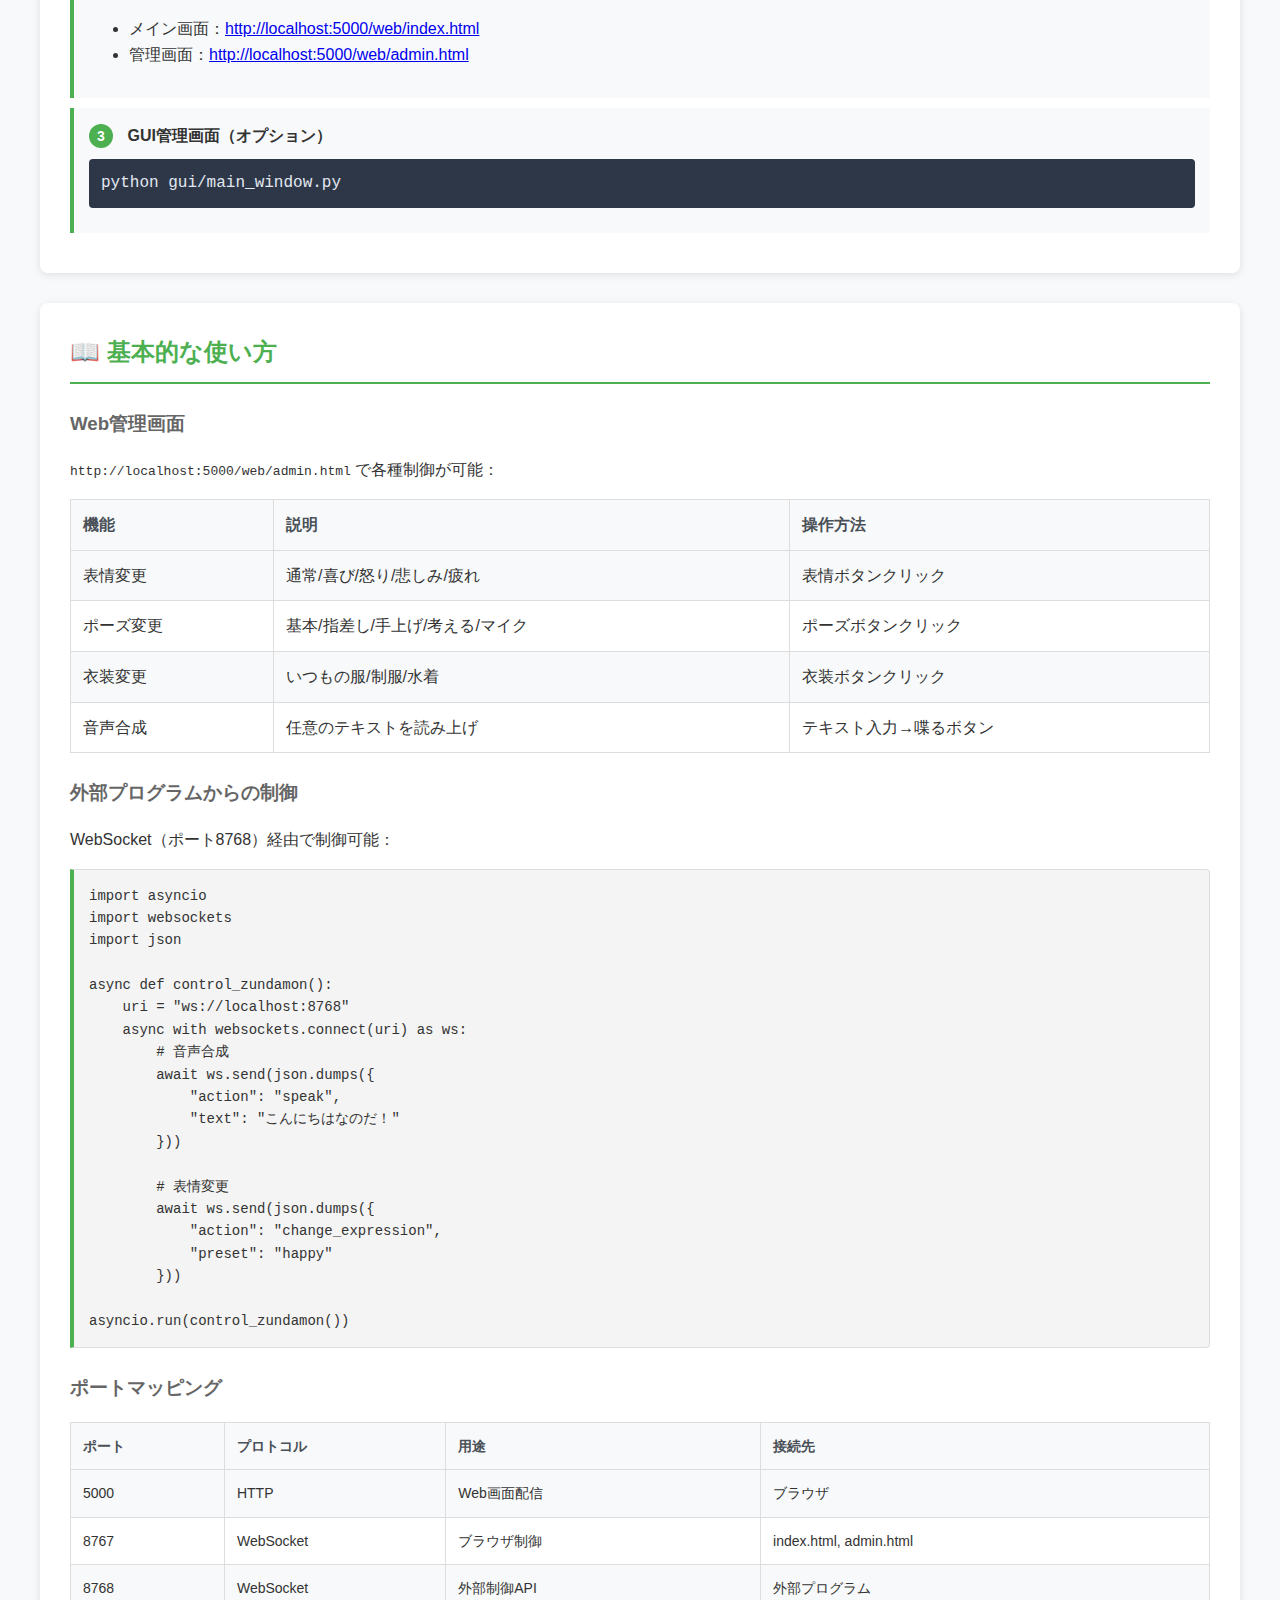
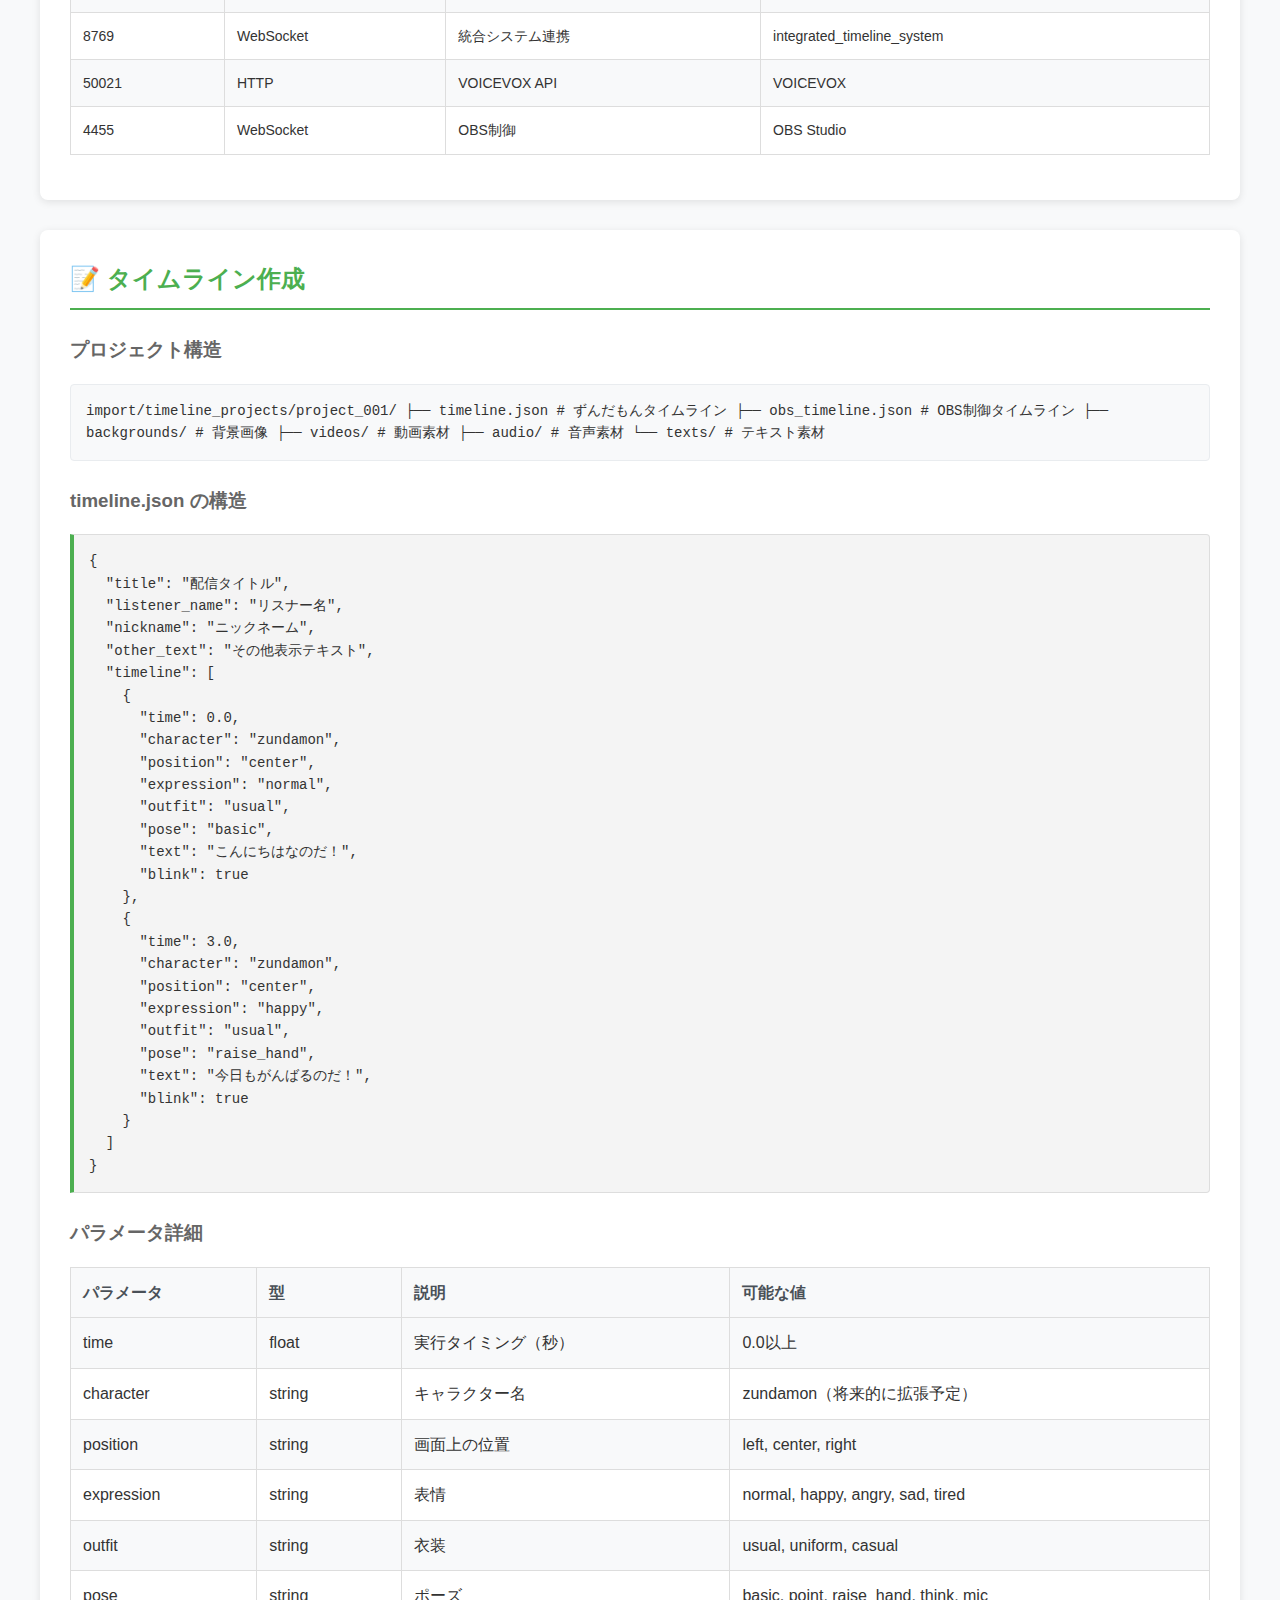
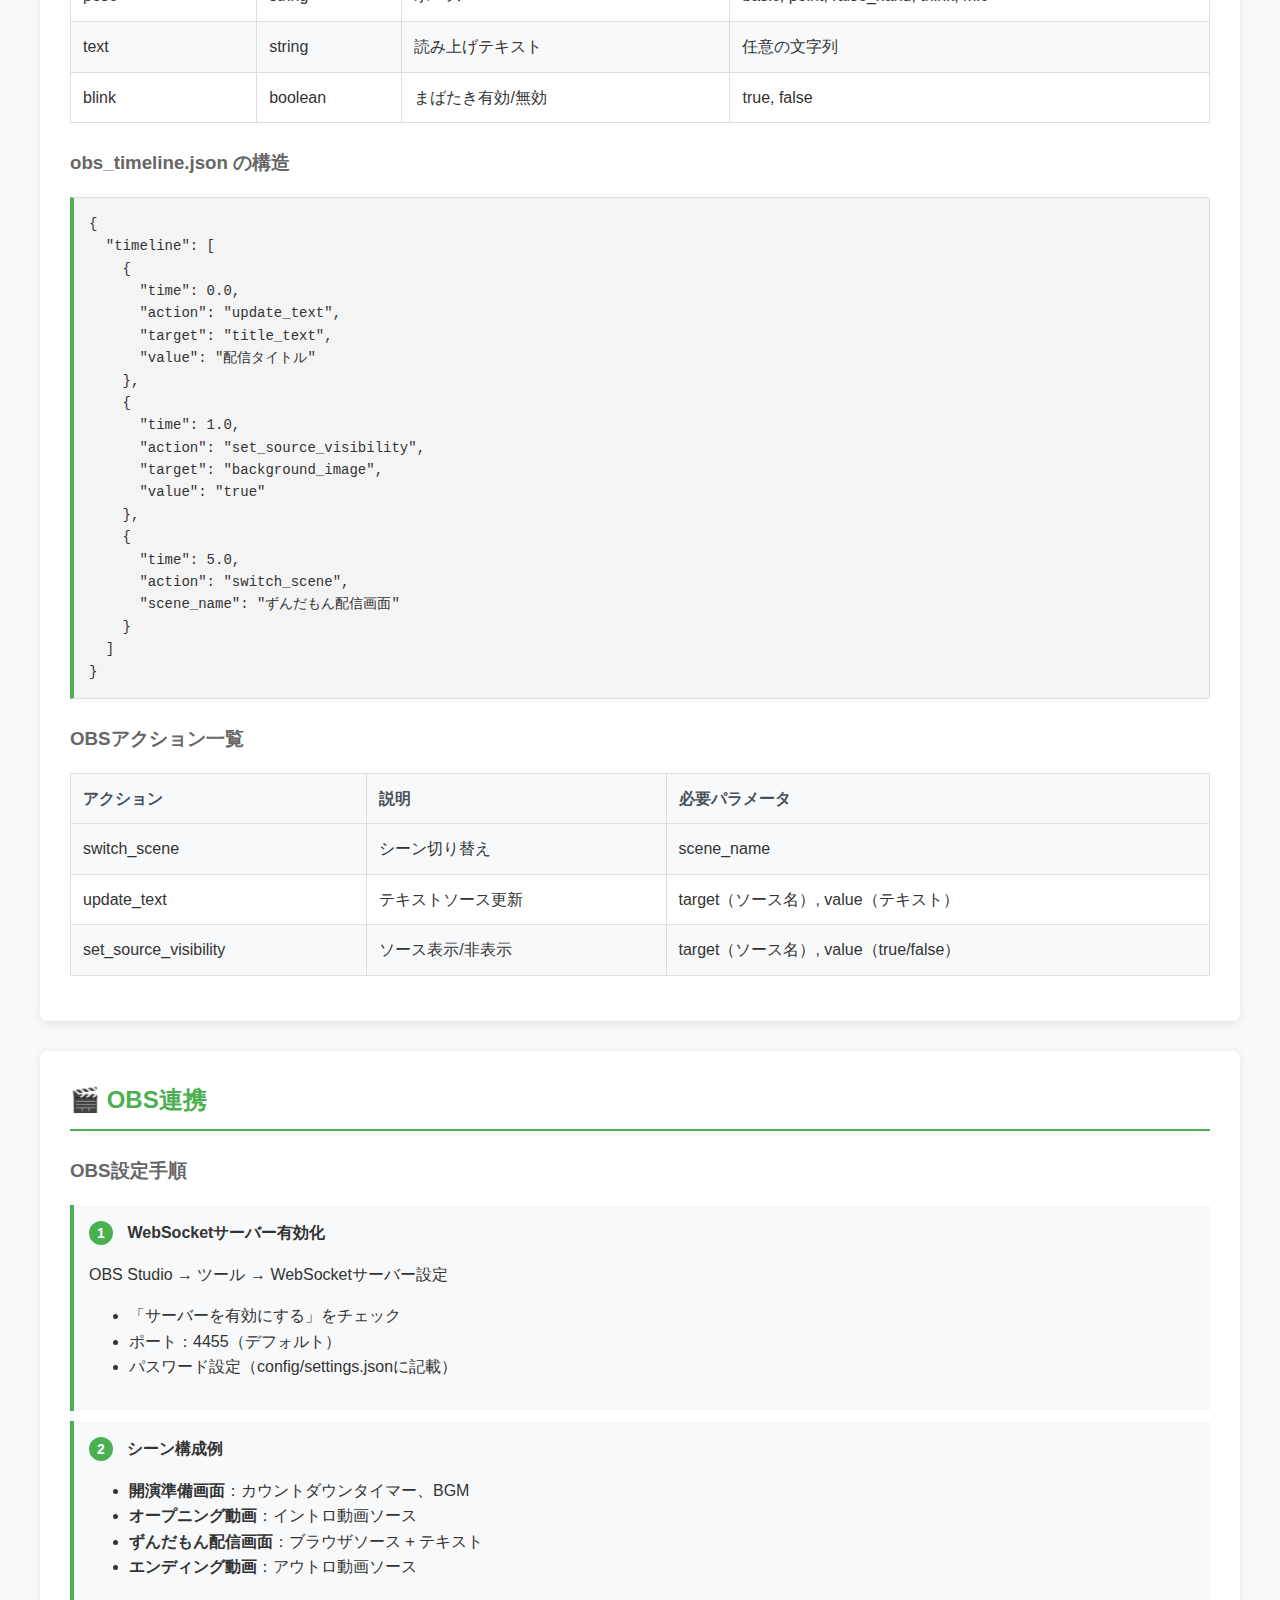
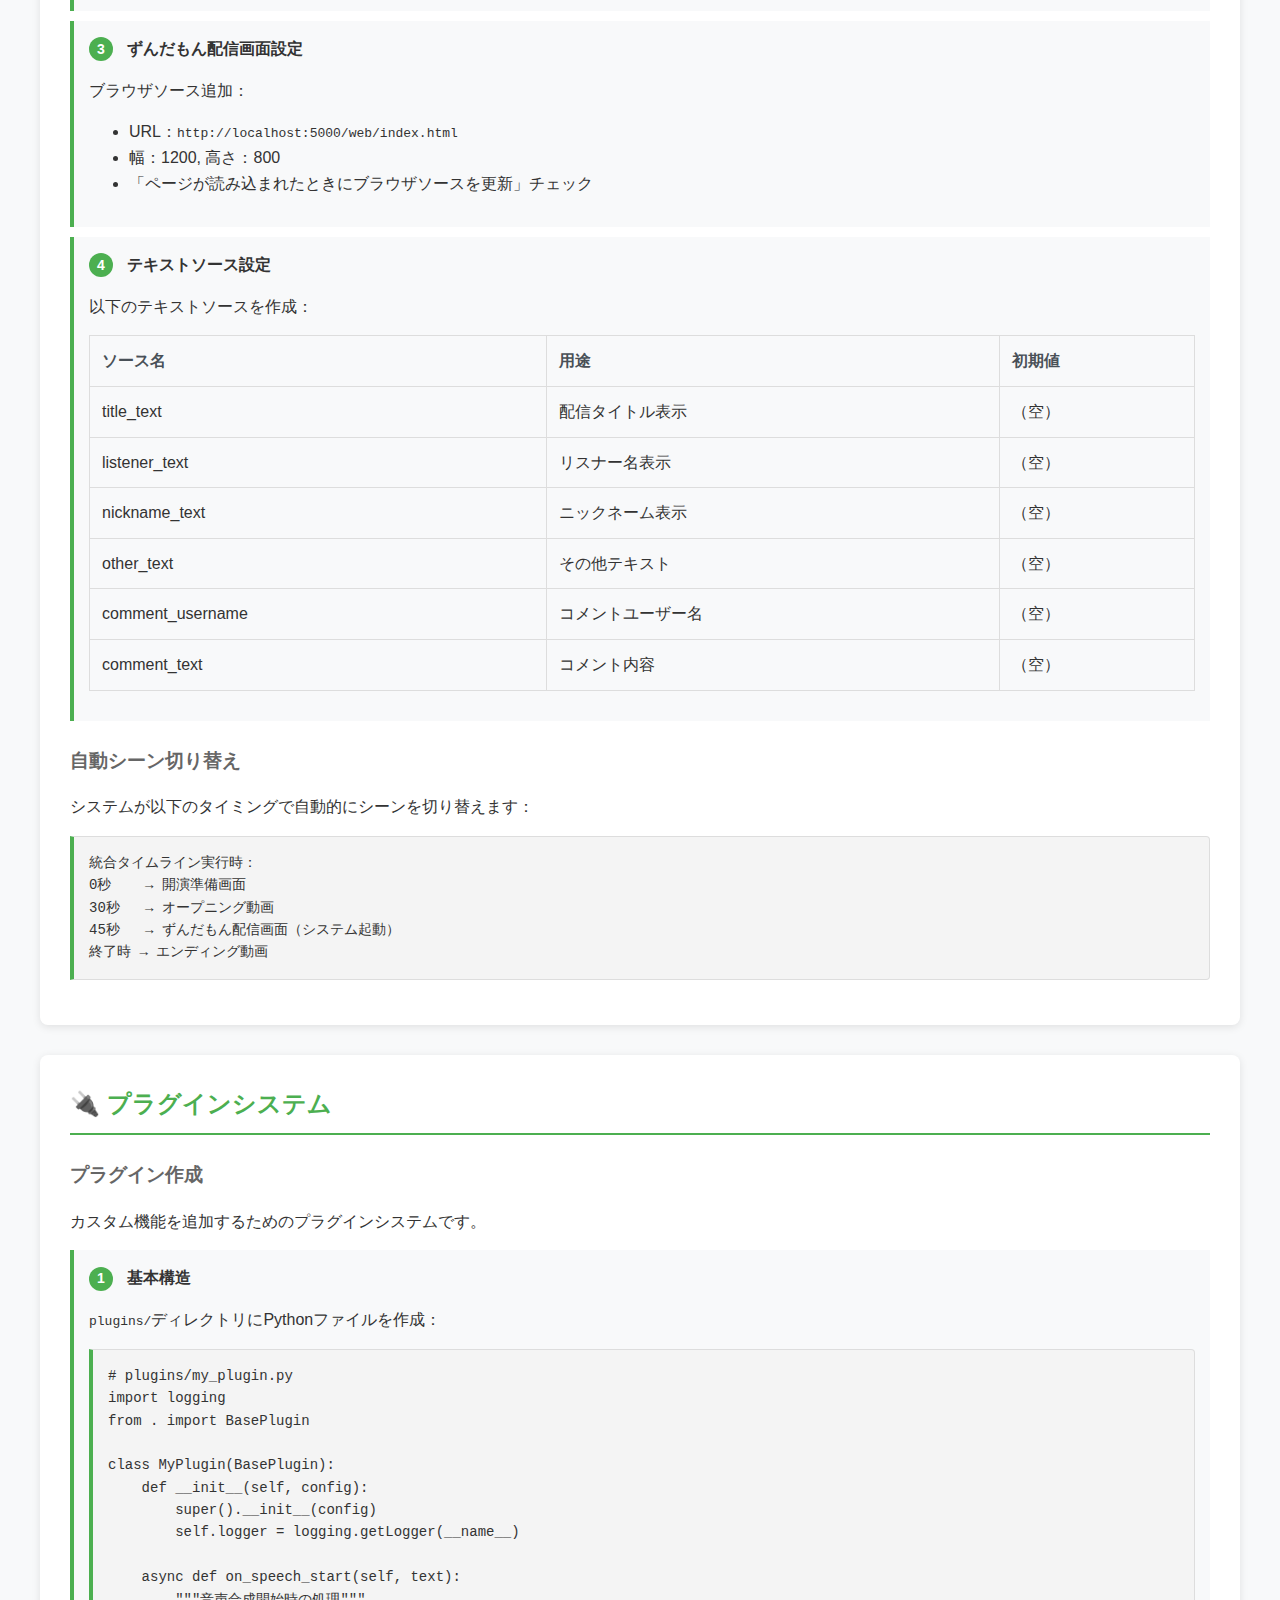
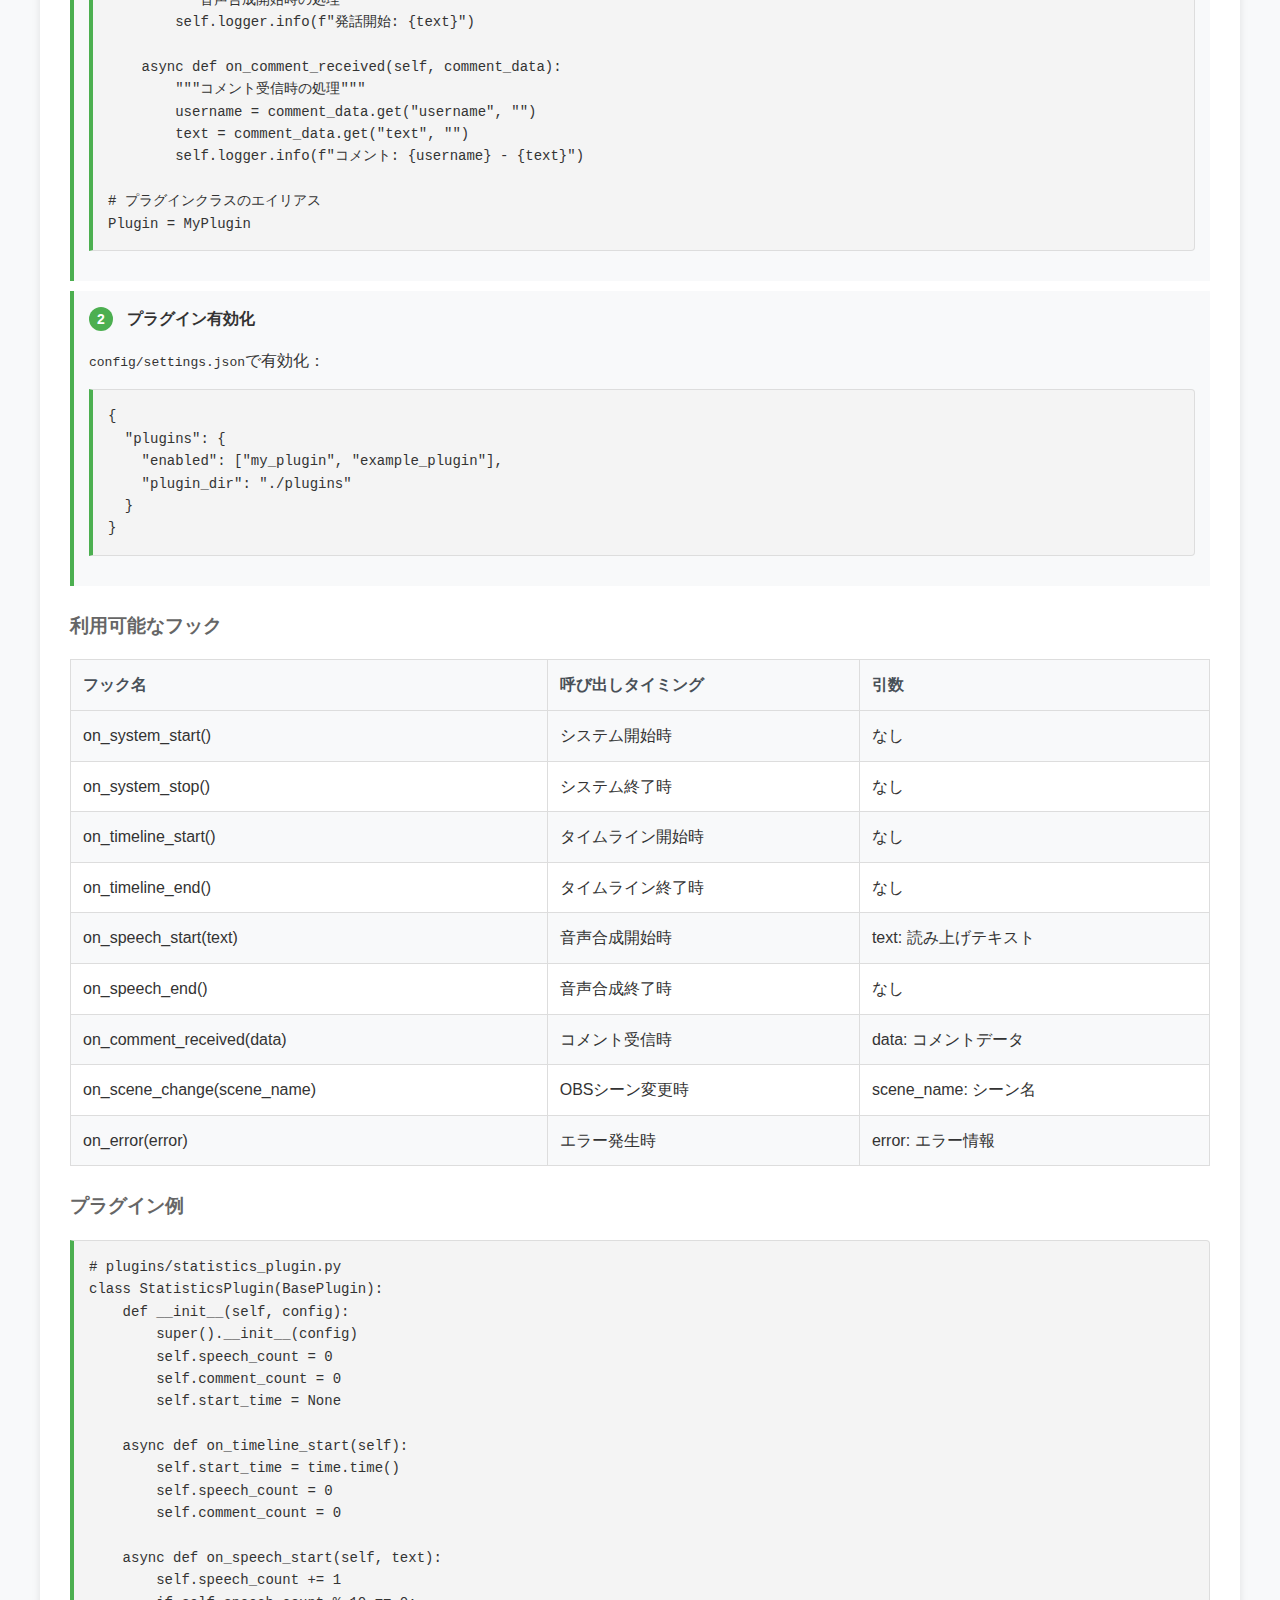
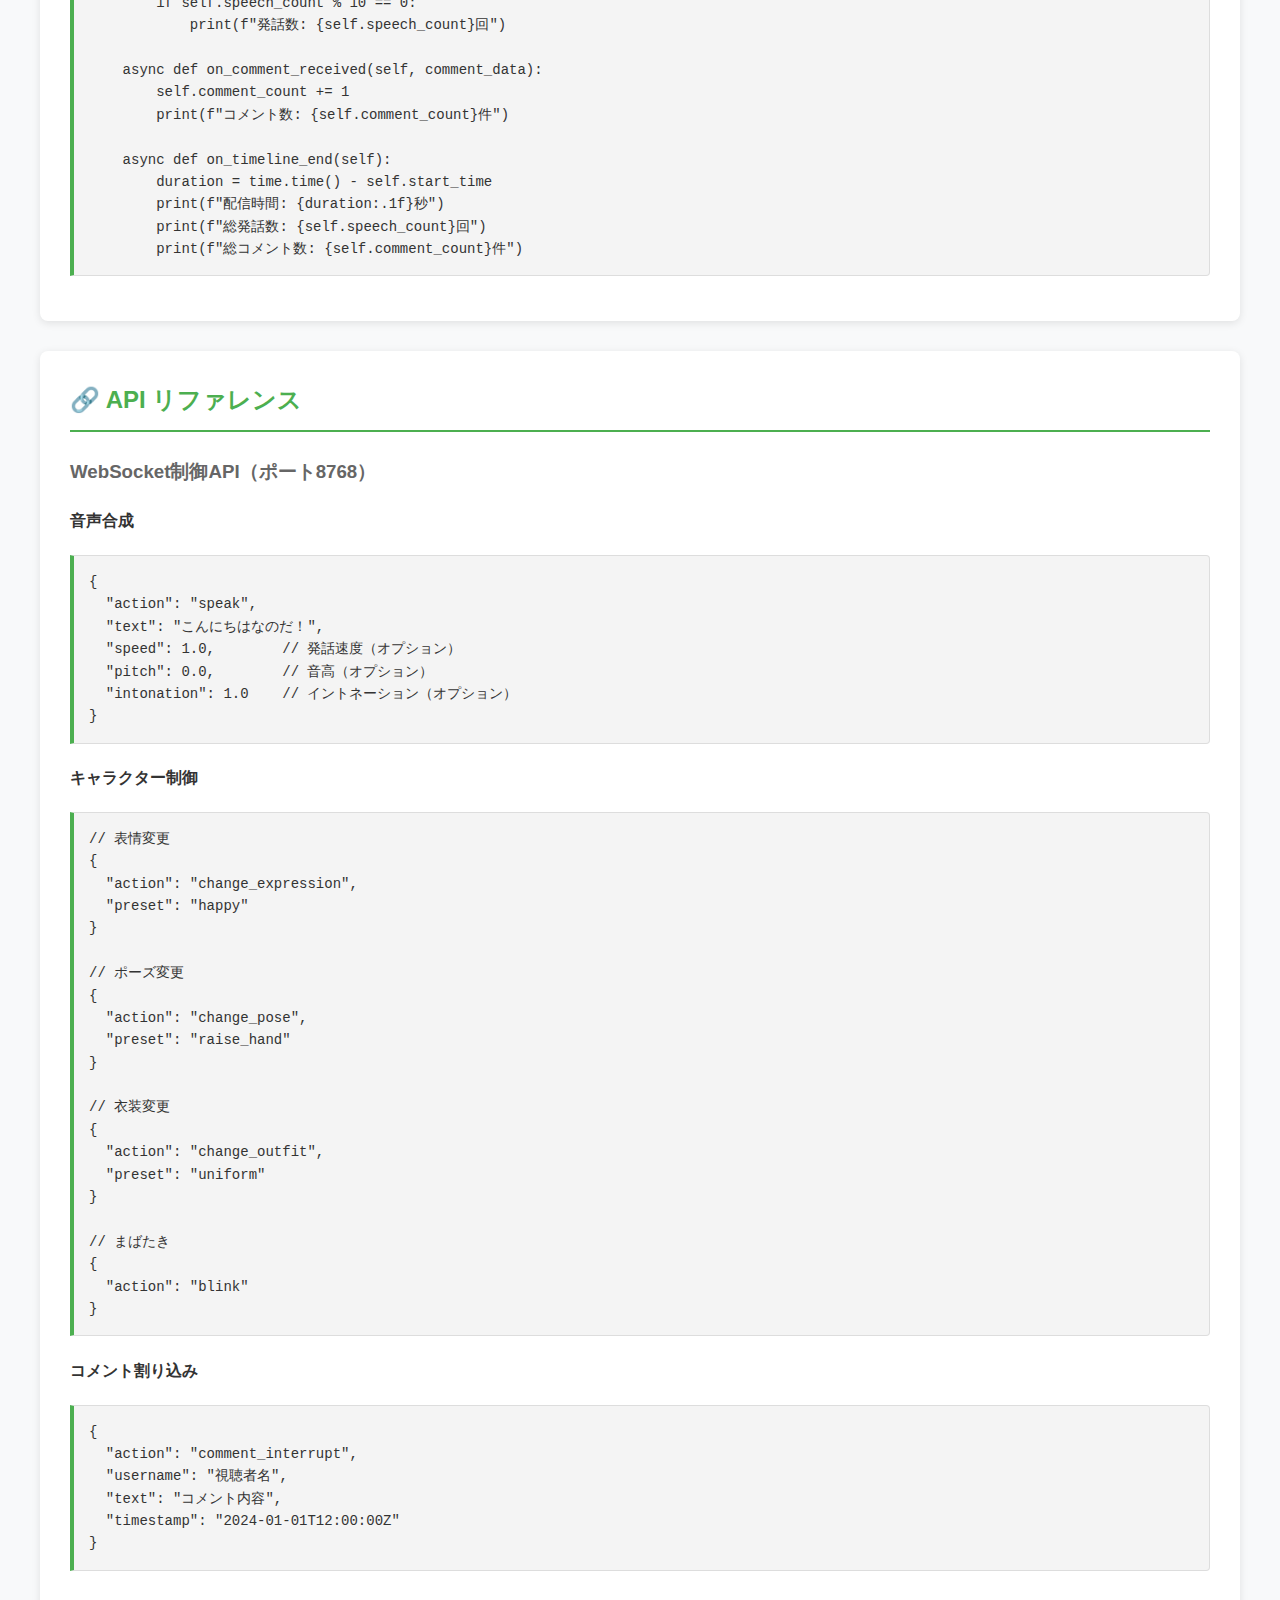
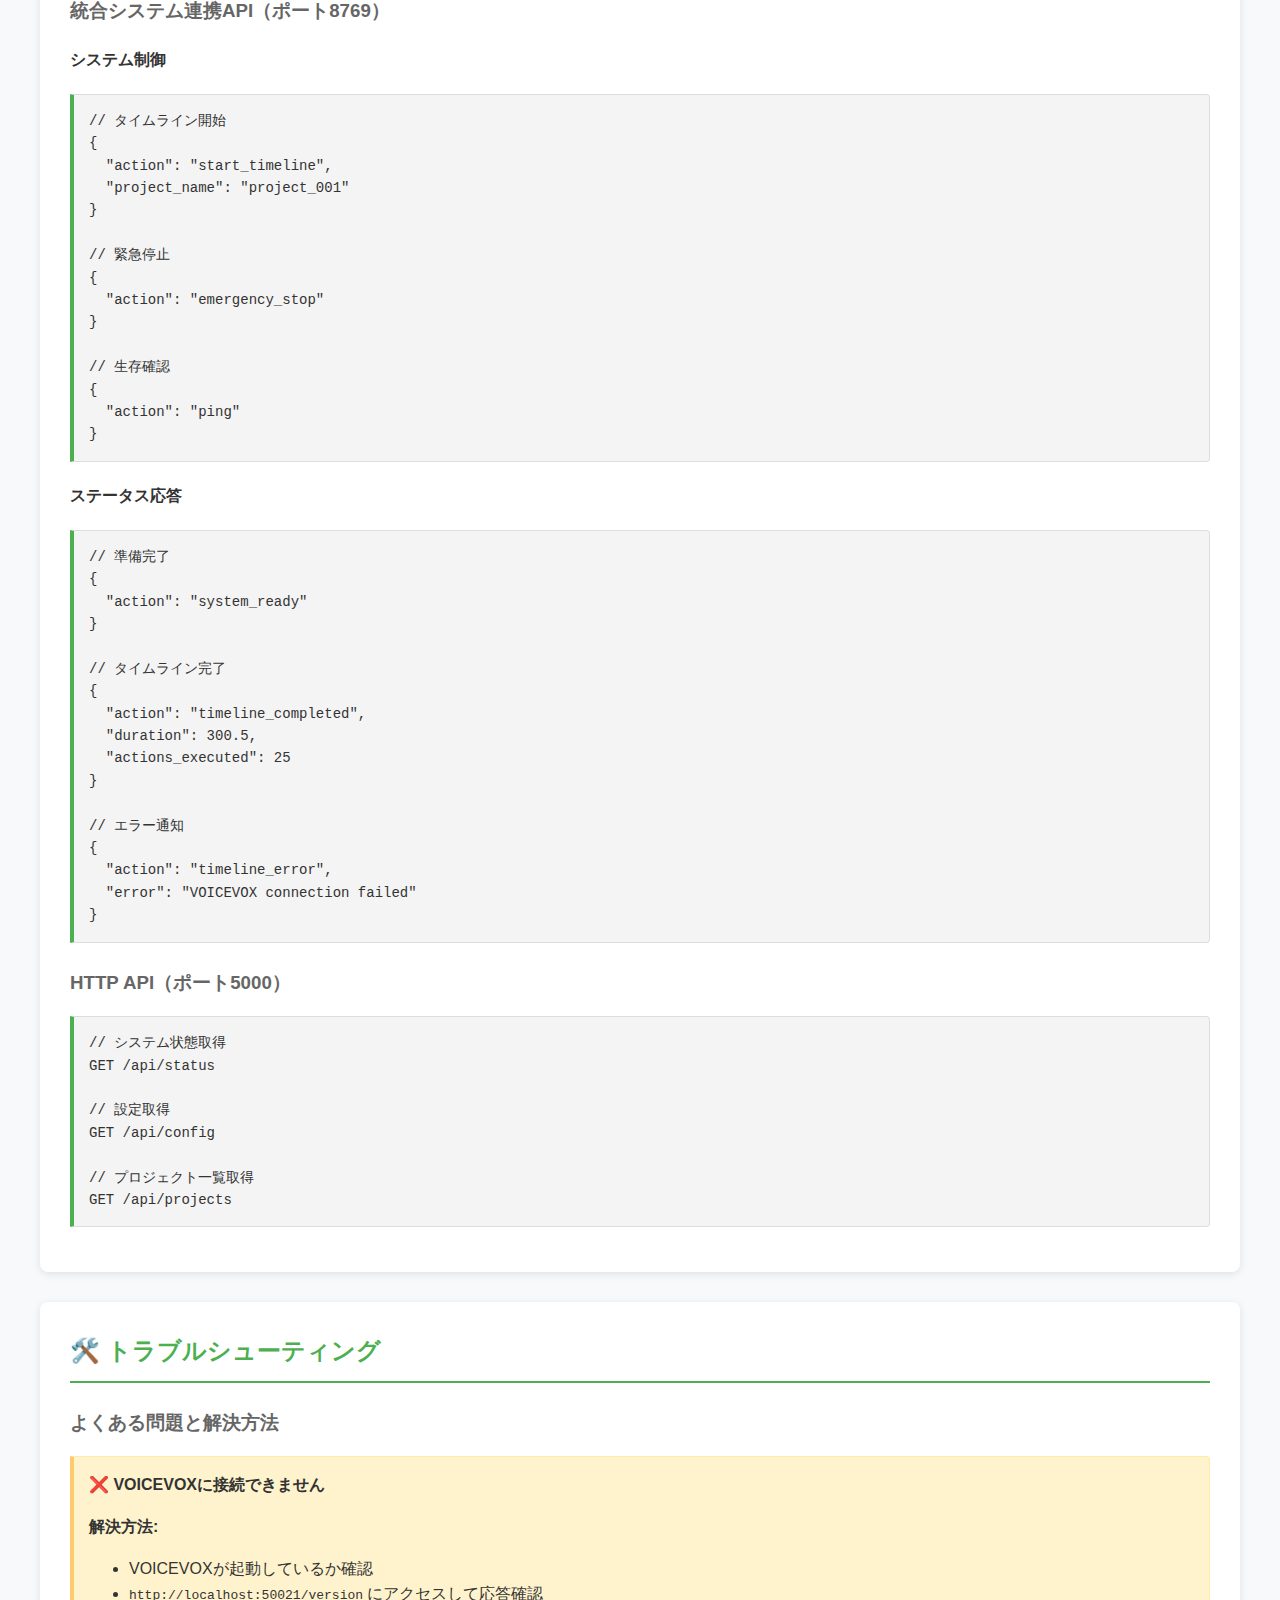
<file: zundamon_timeline_sysytem_manual.html>
<!DOCTYPE html>
<html lang="ja">
<head>
    <meta charset="UTF-8">
    <meta name="viewport" content="width=device-width, initial-scale=1.0">
    <title>ずんだもんタイムラインシステム マニュアル</title>
    <style>
        body {
            font-family: -apple-system, BlinkMacSystemFont, "Segoe UI", Roboto, sans-serif;
            line-height: 1.6;
            color: #333;
            max-width: 1200px;
            margin: 0 auto;
            padding: 20px;
            background: #f8f9fa;
        }
        
        .header {
            background: linear-gradient(135deg, #4CAF50, #45a049);
            color: white;
            padding: 40px;
            border-radius: 12px;
            margin-bottom: 30px;
            text-align: center;
        }
        
        .header h1 {
            margin: 0;
            font-size: 2.5em;
            text-shadow: 2px 2px 4px rgba(0,0,0,0.3);
        }
        
        .header p {
            margin: 10px 0 0 0;
            font-size: 1.2em;
            opacity: 0.9;
        }
        
        .toc {
            background: white;
            padding: 30px;
            border-radius: 8px;
            box-shadow: 0 2px 8px rgba(0,0,0,0.1);
            margin-bottom: 30px;
        }
        
        .toc h2 {
            margin-top: 0;
            color: #4CAF50;
            border-bottom: 2px solid #4CAF50;
            padding-bottom: 10px;
        }
        
        .toc ul {
            list-style: none;
            padding: 0;
        }
        
        .toc li {
            padding: 8px 0;
            border-bottom: 1px solid #eee;
        }
        
        .toc a {
            text-decoration: none;
            color: #333;
            font-weight: 500;
            transition: color 0.2s;
        }
        
        .toc a:hover {
            color: #4CAF50;
        }
        
        .section {
            background: white;
            padding: 30px;
            border-radius: 8px;
            box-shadow: 0 2px 8px rgba(0,0,0,0.1);
            margin-bottom: 30px;
        }
        
        .section h2 {
            color: #4CAF50;
            border-bottom: 2px solid #4CAF50;
            padding-bottom: 10px;
            margin-top: 0;
        }
        
        .section h3 {
            color: #666;
            margin-top: 25px;
        }
        
        .code-block {
            background: #f4f4f4;
            border: 1px solid #ddd;
            border-left: 4px solid #4CAF50;
            padding: 15px;
            margin: 15px 0;
            border-radius: 0 4px 4px 0;
            overflow-x: auto;
        }
        
        .code-block pre {
            margin: 0;
            font-family: 'Consolas', 'Monaco', monospace;
            font-size: 14px;
        }
        
        .command {
            background: #2d3748;
            color: #e2e8f0;
            padding: 12px;
            border-radius: 4px;
            margin: 10px 0;
            font-family: 'Consolas', 'Monaco', monospace;
        }
        
        .warning {
            background: #fff3cd;
            border: 1px solid #ffeaa7;
            border-left: 4px solid #fdcb6e;
            padding: 15px;
            border-radius: 0 4px 4px 0;
            margin: 15px 0;
        }
        
        .info {
            background: #cce7ff;
            border: 1px solid #99d3ff;
            border-left: 4px solid #0984e3;
            padding: 15px;
            border-radius: 0 4px 4px 0;
            margin: 15px 0;
        }
        
        .success {
            background: #d4edda;
            border: 1px solid #c3e6cb;
            border-left: 4px solid #4CAF50;
            padding: 15px;
            border-radius: 0 4px 4px 0;
            margin: 15px 0;
        }
        
        .file-tree {
            background: #f8f9fa;
            border: 1px solid #e9ecef;
            padding: 15px;
            border-radius: 4px;
            font-family: 'Consolas', 'Monaco', monospace;
            font-size: 14px;
            margin: 15px 0;
        }
        
        .step {
            background: #f8f9fa;
            border-left: 4px solid #4CAF50;
            padding: 15px;
            margin: 10px 0;
        }
        
        .step-number {
            background: #4CAF50;
            color: white;
            width: 24px;
            height: 24px;
            border-radius: 50%;
            display: inline-flex;
            align-items: center;
            justify-content: center;
            font-weight: bold;
            margin-right: 10px;
            font-size: 14px;
        }
        
        table {
            width: 100%;
            border-collapse: collapse;
            margin: 15px 0;
        }
        
        th, td {
            border: 1px solid #ddd;
            padding: 12px;
            text-align: left;
        }
        
        th {
            background: #f8f9fa;
            font-weight: 600;
            color: #495057;
        }
        
        tr:nth-child(even) {
            background: #f8f9fa;
        }
        
        .port-table {
            font-size: 14px;
        }
        
        .footer {
            text-align: center;
            padding: 30px;
            color: #666;
            border-top: 1px solid #eee;
            margin-top: 50px;
        }
    </style>
</head>
<body>
    <div class="header">
        <h1>🍃 ずんだもんタイムラインシステム</h1>
        <p>統合タイムラインシステム連携型 ずんだもん配信システム</p>
    </div>

    <div class="toc">
        <h2>📋 目次</h2>
        <ul>
            <li><a href="#overview">システム概要</a></li>
            <li><a href="#requirements">必要環境</a></li>
            <li><a href="#installation">インストール・セットアップ</a></li>
            <li><a href="#quickstart">クイックスタート</a></li>
            <li><a href="#usage">基本的な使い方</a></li>
            <li><a href="#timeline-creation">タイムライン作成</a></li>
            <li><a href="#obs-integration">OBS連携</a></li>
            <li><a href="#plugin-system">プラグインシステム</a></li>
            <li><a href="#api-reference">API リファレンス</a></li>
            <li><a href="#troubleshooting">トラブルシューティング</a></li>
            <li><a href="#configuration">設定詳細</a></li>
        </ul>
    </div>

    <div class="section" id="overview">
        <h2>🎯 システム概要</h2>
        <p>ずんだもんタイムラインシステムは、統合タイムラインシステムからWebSocket経由で制御される高機能なずんだもん配信システムです。</p>
        
        <h3>主な機能</h3>
        <ul>
            <li><strong>🎤 音声合成</strong>：VOICEVOXと連携したリアルタイム音声合成</li>
            <li><strong>👤 キャラクター制御</strong>：表情・ポーズ・衣装の動的変更</li>
            <li><strong>🎬 OBS連携</strong>：シーン切り替え、テキスト更新の自動化</li>
            <li><strong>⏰ タイムライン実行</strong>：事前作成したシナリオの自動実行</li>
            <li><strong>💬 コメント対応</strong>：リアルタイムコメント割り込み機能</li>
            <li><strong>🔌 プラグインシステム</strong>：カスタム機能の追加</li>
            <li><strong>🖥️ GUI管理</strong>：直感的な管理インターフェース</li>
        </ul>

        <h3>システム構成</h3>
        <div class="file-tree">
統合タイムラインシステム
  ├── 開演準備画面 (30秒)
  ├── オープニング動画 (15秒)  
  ├── ずんだもんシステム起動 ←── このシステム
  └── エンディング動画 (10秒)
        </div>
    </div>

    <div class="section" id="requirements">
        <h2>📋 必要環境</h2>
        
        <h3>システム要件</h3>
        <ul>
            <li><strong>OS</strong>：Windows 10/11, macOS 10.15+, Ubuntu 18.04+</li>
            <li><strong>Python</strong>：3.8以上</li>
            <li><strong>メモリ</strong>：4GB以上（8GB推奨）</li>
            <li><strong>ストレージ</strong>：2GB以上の空き容量</li>
        </ul>

        <h3>必要ソフトウェア</h3>
        <table>
            <tr>
                <th>ソフトウェア</th>
                <th>バージョン</th>
                <th>必須度</th>
                <th>備考</th>
            </tr>
            <tr>
                <td>VOICEVOX</td>
                <td>0.14.0+</td>
                <td>必須</td>
                <td>音声合成エンジン</td>
            </tr>
            <tr>
                <td>OBS Studio</td>
                <td>28.0+</td>
                <td>必須</td>
                <td>配信・録画ソフト</td>
            </tr>
            <tr>
                <td>Webブラウザ</td>
                <td>Chrome 90+</td>
                <td>必須</td>
                <td>キャラクター表示</td>
            </tr>
        </table>

        <h3>Pythonライブラリ</h3>
        <div class="code-block">
            <pre>aiohttp==3.8.4
asyncio-mqtt==0.16.1  
fastapi==0.104.1
numpy==1.24.3
obs-websocket-py==1.0.1
Pillow==10.0.0
pyaudio==0.2.11
soundfile==0.12.1
tkinter-async==0.3.0
uvicorn==0.23.2
websockets==11.0.3</pre>
        </div>
    </div>

    <div class="section" id="installation">
        <h2>⚙️ インストール・セットアップ</h2>

        <div class="step">
            <span class="step-number">1</span>
            <strong>プロジェクトクローン</strong>
            <div class="command">git clone https://github.com/your-repo/zundamon-timeline-system.git<br>cd zundamon-timeline-system</div>
        </div>

        <div class="step">
            <span class="step-number">2</span>
            <strong>仮想環境作成</strong>
            <div class="command">python -m venv venv<br># Windows<br>venv\Scripts\activate<br># macOS/Linux<br>source venv/bin/activate</div>
        </div>

        <div class="step">
            <span class="step-number">3</span>
            <strong>依存関係インストール</strong>
            <div class="command">pip install -r requirements.txt</div>
        </div>

        <div class="step">
            <span class="step-number">4</span>
            <strong>VOICEVOXセットアップ</strong>
            <p>1. <a href="https://voicevox.hiroshiba.jp/" target="_blank">VOICEVOX公式サイト</a>からダウンロード</p>
            <p>2. インストール後、VOICEVOX起動</p>
            <p>3. 「設定」→「エンジン」で「localhost:50021で起動」を確認</p>
        </div>

        <div class="step">
            <span class="step-number">5</span>
            <strong>OBS Studio設定</strong>
            <p>1. OBS Studio起動</p>
            <p>2. 「ツール」→「WebSocket サーバー設定」</p>
            <p>3. 「サーバーを有効にする」をチェック</p>
            <p>4. ポート：4455、パスワード設定（任意）</p>
        </div>

        <div class="step">
            <span class="step-number">6</span>
            <strong>アセットファイル配置</strong>
            <p>ずんだもんの立ち絵ファイルを <code>assets/zundamon_en/</code> に配置</p>
            <div class="warning">
                <strong>⚠️ 注意</strong><br>
                立ち絵素材は各自で用意する必要があります。公式ガイドラインに従って使用してください。
            </div>
        </div>
    </div>

    <div class="section" id="quickstart">
        <h2>🚀 クイックスタート</h2>

        <h3>統合システムからの起動</h3>
        <div class="step">
            <span class="step-number">1</span>
            <strong>VOICEVOX起動確認</strong>
            <div class="command">curl http://localhost:50021/version</div>
            <div class="success">正常な場合、バージョン情報が返されます</div>
        </div>

        <div class="step">
            <span class="step-number">2</span>
            <strong>統合システム起動</strong>
            <div class="command">python integrated_timeline_system.py</div>
        </div>

        <div class="step">
            <span class="step-number">3</span>
            <strong>動作確認</strong>
            <p>以下の順序で動作します：</p>
            <ul>
                <li>開演準備画面 (30秒)</li>
                <li>オープニング動画 (15秒)</li>
                <li>ずんだもんシステム自動起動</li>
                <li>プロジェクト_001のタイムライン実行</li>
                <li>エンディング動画</li>
            </ul>
        </div>

        <h3>スタンドアローン起動（開発・テスト用）</h3>
        <div class="step">
            <span class="step-number">1</span>
            <strong>サーバー起動</strong>
            <div class="command">python server/main.py</div>
        </div>

        <div class="step">
            <span class="step-number">2</span>
            <strong>ブラウザアクセス</strong>
            <ul>
                <li>メイン画面：<a href="http://localhost:5000/web/index.html">http://localhost:5000/web/index.html</a></li>
                <li>管理画面：<a href="http://localhost:5000/web/admin.html">http://localhost:5000/web/admin.html</a></li>
            </ul>
        </div>

        <div class="step">
            <span class="step-number">3</span>
            <strong>GUI管理画面（オプション）</strong>
            <div class="command">python gui/main_window.py</div>
        </div>
    </div>

    <div class="section" id="usage">
        <h2>📖 基本的な使い方</h2>

        <h3>Web管理画面</h3>
        <p><code>http://localhost:5000/web/admin.html</code> で各種制御が可能：</p>
        
        <table>
            <tr>
                <th>機能</th>
                <th>説明</th>
                <th>操作方法</th>
            </tr>
            <tr>
                <td>表情変更</td>
                <td>通常/喜び/怒り/悲しみ/疲れ</td>
                <td>表情ボタンクリック</td>
            </tr>
            <tr>
                <td>ポーズ変更</td>
                <td>基本/指差し/手上げ/考える/マイク</td>
                <td>ポーズボタンクリック</td>
            </tr>
            <tr>
                <td>衣装変更</td>
                <td>いつもの服/制服/水着</td>
                <td>衣装ボタンクリック</td>
            </tr>
            <tr>
                <td>音声合成</td>
                <td>任意のテキストを読み上げ</td>
                <td>テキスト入力→喋るボタン</td>
            </tr>
        </table>

        <h3>外部プログラムからの制御</h3>
        <p>WebSocket（ポート8768）経由で制御可能：</p>

        <div class="code-block">
            <pre>import asyncio
import websockets
import json

async def control_zundamon():
    uri = "ws://localhost:8768"
    async with websockets.connect(uri) as ws:
        # 音声合成
        await ws.send(json.dumps({
            "action": "speak",
            "text": "こんにちはなのだ！"
        }))
        
        # 表情変更
        await ws.send(json.dumps({
            "action": "change_expression",
            "preset": "happy"
        }))

asyncio.run(control_zundamon())</pre>
        </div>

        <h3>ポートマッピング</h3>
        <table class="port-table">
            <tr>
                <th>ポート</th>
                <th>プロトコル</th>
                <th>用途</th>
                <th>接続先</th>
            </tr>
            <tr>
                <td>5000</td>
                <td>HTTP</td>
                <td>Web画面配信</td>
                <td>ブラウザ</td>
            </tr>
            <tr>
                <td>8767</td>
                <td>WebSocket</td>
                <td>ブラウザ制御</td>
                <td>index.html, admin.html</td>
            </tr>
            <tr>
                <td>8768</td>
                <td>WebSocket</td>
                <td>外部制御API</td>
                <td>外部プログラム</td>
            </tr>
            <tr>
                <td>8769</td>
                <td>WebSocket</td>
                <td>統合システム連携</td>
                <td>integrated_timeline_system</td>
            </tr>
            <tr>
                <td>50021</td>
                <td>HTTP</td>
                <td>VOICEVOX API</td>
                <td>VOICEVOX</td>
            </tr>
            <tr>
                <td>4455</td>
                <td>WebSocket</td>
                <td>OBS制御</td>
                <td>OBS Studio</td>
            </tr>
        </table>
    </div>

    <div class="section" id="timeline-creation">
        <h2>📝 タイムライン作成</h2>

        <h3>プロジェクト構造</h3>
        <div class="file-tree">
import/timeline_projects/project_001/
  ├── timeline.json          # ずんだもんタイムライン
  ├── obs_timeline.json      # OBS制御タイムライン  
  ├── backgrounds/           # 背景画像
  ├── videos/               # 動画素材
  ├── audio/                # 音声素材
  └── texts/                # テキスト素材
        </div>

        <h3>timeline.json の構造</h3>
        <div class="code-block">
            <pre>{
  "title": "配信タイトル",
  "listener_name": "リスナー名",
  "nickname": "ニックネーム",
  "other_text": "その他表示テキスト",
  "timeline": [
    {
      "time": 0.0,
      "character": "zundamon",
      "position": "center",
      "expression": "normal",
      "outfit": "usual",
      "pose": "basic",
      "text": "こんにちはなのだ！",
      "blink": true
    },
    {
      "time": 3.0,
      "character": "zundamon",
      "position": "center",
      "expression": "happy", 
      "outfit": "usual",
      "pose": "raise_hand",
      "text": "今日もがんばるのだ！",
      "blink": true
    }
  ]
}</pre>
        </div>

        <h3>パラメータ詳細</h3>
        <table>
            <tr>
                <th>パラメータ</th>
                <th>型</th>
                <th>説明</th>
                <th>可能な値</th>
            </tr>
            <tr>
                <td>time</td>
                <td>float</td>
                <td>実行タイミング（秒）</td>
                <td>0.0以上</td>
            </tr>
            <tr>
                <td>character</td>
                <td>string</td>
                <td>キャラクター名</td>
                <td>zundamon（将来的に拡張予定）</td>
            </tr>
            <tr>
                <td>position</td>
                <td>string</td>
                <td>画面上の位置</td>
                <td>left, center, right</td>
            </tr>
            <tr>
                <td>expression</td>
                <td>string</td>
                <td>表情</td>
                <td>normal, happy, angry, sad, tired</td>
            </tr>
            <tr>
                <td>outfit</td>
                <td>string</td>
                <td>衣装</td>
                <td>usual, uniform, casual</td>
            </tr>
            <tr>
                <td>pose</td>
                <td>string</td>
                <td>ポーズ</td>
                <td>basic, point, raise_hand, think, mic</td>
            </tr>
            <tr>
                <td>text</td>
                <td>string</td>
                <td>読み上げテキスト</td>
                <td>任意の文字列</td>
            </tr>
            <tr>
                <td>blink</td>
                <td>boolean</td>
                <td>まばたき有効/無効</td>
                <td>true, false</td>
            </tr>
        </table>

        <h3>obs_timeline.json の構造</h3>
        <div class="code-block">
            <pre>{
  "timeline": [
    {
      "time": 0.0,
      "action": "update_text",
      "target": "title_text",
      "value": "配信タイトル"
    },
    {
      "time": 1.0,
      "action": "set_source_visibility",
      "target": "background_image", 
      "value": "true"
    },
    {
      "time": 5.0,
      "action": "switch_scene",
      "scene_name": "ずんだもん配信画面"
    }
  ]
}</pre>
        </div>

        <h3>OBSアクション一覧</h3>
        <table>
            <tr>
                <th>アクション</th>
                <th>説明</th>
                <th>必要パラメータ</th>
            </tr>
            <tr>
                <td>switch_scene</td>
                <td>シーン切り替え</td>
                <td>scene_name</td>
            </tr>
            <tr>
                <td>update_text</td>
                <td>テキストソース更新</td>
                <td>target（ソース名）, value（テキスト）</td>
            </tr>
            <tr>
                <td>set_source_visibility</td>
                <td>ソース表示/非表示</td>
                <td>target（ソース名）, value（true/false）</td>
            </tr>
        </table>
    </div>

    <div class="section" id="obs-integration">
        <h2>🎬 OBS連携</h2>

        <h3>OBS設定手順</h3>
        <div class="step">
            <span class="step-number">1</span>
            <strong>WebSocketサーバー有効化</strong>
            <p>OBS Studio → ツール → WebSocketサーバー設定</p>
            <ul>
                <li>「サーバーを有効にする」をチェック</li>
                <li>ポート：4455（デフォルト）</li>
                <li>パスワード設定（config/settings.jsonに記載）</li>
            </ul>
        </div>

        <div class="step">
            <span class="step-number">2</span>
            <strong>シーン構成例</strong>
            <ul>
                <li><strong>開演準備画面</strong>：カウントダウンタイマー、BGM</li>
                <li><strong>オープニング動画</strong>：イントロ動画ソース</li>
                <li><strong>ずんだもん配信画面</strong>：ブラウザソース + テキスト</li>
                <li><strong>エンディング動画</strong>：アウトロ動画ソース</li>
            </ul>
        </div>

        <div class="step">
            <span class="step-number">3</span>
            <strong>ずんだもん配信画面設定</strong>
            <p>ブラウザソース追加：</p>
            <ul>
                <li>URL：<code>http://localhost:5000/web/index.html</code></li>
                <li>幅：1200, 高さ：800</li>
                <li>「ページが読み込まれたときにブラウザソースを更新」チェック</li>
            </ul>
        </div>

        <div class="step">
            <span class="step-number">4</span>
            <strong>テキストソース設定</strong>
            <p>以下のテキストソースを作成：</p>
            <table>
                <tr>
                    <th>ソース名</th>
                    <th>用途</th>
                    <th>初期値</th>
                </tr>
                <tr>
                    <td>title_text</td>
                    <td>配信タイトル表示</td>
                    <td>（空）</td>
                </tr>
                <tr>
                    <td>listener_text</td>
                    <td>リスナー名表示</td>
                    <td>（空）</td>
                </tr>
                <tr>
                    <td>nickname_text</td>
                    <td>ニックネーム表示</td>
                    <td>（空）</td>
                </tr>
                <tr>
                    <td>other_text</td>
                    <td>その他テキスト</td>
                    <td>（空）</td>
                </tr>
                <tr>
                    <td>comment_username</td>
                    <td>コメントユーザー名</td>
                    <td>（空）</td>
                </tr>
                <tr>
                    <td>comment_text</td>
                    <td>コメント内容</td>
                    <td>（空）</td>
                </tr>
            </table>
        </div>

        <h3>自動シーン切り替え</h3>
        <p>システムが以下のタイミングで自動的にシーンを切り替えます：</p>
        <div class="code-block">
            <pre>統合タイムライン実行時：
0秒    → 開演準備画面
30秒   → オープニング動画  
45秒   → ずんだもん配信画面（システム起動）
終了時 → エンディング動画</pre>
        </div>
    </div>

    <div class="section" id="plugin-system">
        <h2>🔌 プラグインシステム</h2>
        <h3>プラグイン作成</h3>
        <p>カスタム機能を追加するためのプラグインシステムです。</p>

        <div class="step">
            <span class="step-number">1</span>
            <strong>基本構造</strong>
            <p><code>plugins/</code>ディレクトリにPythonファイルを作成：</p>
            <div class="code-block">
                <pre># plugins/my_plugin.py
import logging
from . import BasePlugin

class MyPlugin(BasePlugin):
    def __init__(self, config):
        super().__init__(config)
        self.logger = logging.getLogger(__name__)
    
    async def on_speech_start(self, text):
        """音声合成開始時の処理"""
        self.logger.info(f"発話開始: {text}")
    
    async def on_comment_received(self, comment_data):
        """コメント受信時の処理"""
        username = comment_data.get("username", "")
        text = comment_data.get("text", "")
        self.logger.info(f"コメント: {username} - {text}")

# プラグインクラスのエイリアス
Plugin = MyPlugin</pre>
            </div>
        </div>

        <div class="step">
            <span class="step-number">2</span>
            <strong>プラグイン有効化</strong>
            <p><code>config/settings.json</code>で有効化：</p>
            <div class="code-block">
                <pre>{
  "plugins": {
    "enabled": ["my_plugin", "example_plugin"],
    "plugin_dir": "./plugins"
  }
}</pre>
            </div>
        </div>

        <h3>利用可能なフック</h3>
        <table>
            <tr>
                <th>フック名</th>
                <th>呼び出しタイミング</th>
                <th>引数</th>
            </tr>
            <tr>
                <td>on_system_start()</td>
                <td>システム開始時</td>
                <td>なし</td>
            </tr>
            <tr>
                <td>on_system_stop()</td>
                <td>システム終了時</td>
                <td>なし</td>
            </tr>
            <tr>
                <td>on_timeline_start()</td>
                <td>タイムライン開始時</td>
                <td>なし</td>
            </tr>
            <tr>
                <td>on_timeline_end()</td>
                <td>タイムライン終了時</td>
                <td>なし</td>
            </tr>
            <tr>
                <td>on_speech_start(text)</td>
                <td>音声合成開始時</td>
                <td>text: 読み上げテキスト</td>
            </tr>
            <tr>
                <td>on_speech_end()</td>
                <td>音声合成終了時</td>
                <td>なし</td>
            </tr>
            <tr>
                <td>on_comment_received(data)</td>
                <td>コメント受信時</td>
                <td>data: コメントデータ</td>
            </tr>
            <tr>
                <td>on_scene_change(scene_name)</td>
                <td>OBSシーン変更時</td>
                <td>scene_name: シーン名</td>
            </tr>
            <tr>
                <td>on_error(error)</td>
                <td>エラー発生時</td>
                <td>error: エラー情報</td>
            </tr>
        </table>

        <h3>プラグイン例</h3>
        <div class="code-block">
            <pre># plugins/statistics_plugin.py
class StatisticsPlugin(BasePlugin):
    def __init__(self, config):
        super().__init__(config)
        self.speech_count = 0
        self.comment_count = 0
        self.start_time = None
    
    async def on_timeline_start(self):
        self.start_time = time.time()
        self.speech_count = 0
        self.comment_count = 0
    
    async def on_speech_start(self, text):
        self.speech_count += 1
        if self.speech_count % 10 == 0:
            print(f"発話数: {self.speech_count}回")
    
    async def on_comment_received(self, comment_data):
        self.comment_count += 1
        print(f"コメント数: {self.comment_count}件")
    
    async def on_timeline_end(self):
        duration = time.time() - self.start_time
        print(f"配信時間: {duration:.1f}秒")
        print(f"総発話数: {self.speech_count}回")
        print(f"総コメント数: {self.comment_count}件")</pre>
        </div>
    </div>

    <div class="section" id="api-reference">
        <h2>🔗 API リファレンス</h2>

        <h3>WebSocket制御API（ポート8768）</h3>

        <h4>音声合成</h4>
        <div class="code-block">
            <pre>{
  "action": "speak",
  "text": "こんにちはなのだ！",
  "speed": 1.0,        // 発話速度（オプション）
  "pitch": 0.0,        // 音高（オプション） 
  "intonation": 1.0    // イントネーション（オプション）
}</pre>
        </div>

        <h4>キャラクター制御</h4>
        <div class="code-block">
            <pre>// 表情変更
{
  "action": "change_expression",
  "preset": "happy"
}

// ポーズ変更
{
  "action": "change_pose", 
  "preset": "raise_hand"
}

// 衣装変更
{
  "action": "change_outfit",
  "preset": "uniform"
}

// まばたき
{
  "action": "blink"
}</pre>
        </div>

        <h4>コメント割り込み</h4>
        <div class="code-block">
            <pre>{
  "action": "comment_interrupt",
  "username": "視聴者名",
  "text": "コメント内容",
  "timestamp": "2024-01-01T12:00:00Z"
}</pre>
        </div>

        <h3>統合システム連携API（ポート8769）</h3>

        <h4>システム制御</h4>
        <div class="code-block">
            <pre>// タイムライン開始
{
  "action": "start_timeline",
  "project_name": "project_001"
}

// 緊急停止
{
  "action": "emergency_stop"
}

// 生存確認
{
  "action": "ping"
}</pre>
        </div>

        <h4>ステータス応答</h4>
        <div class="code-block">
            <pre>// 準備完了
{
  "action": "system_ready"
}

// タイムライン完了
{
  "action": "timeline_completed",
  "duration": 300.5,
  "actions_executed": 25
}

// エラー通知
{
  "action": "timeline_error", 
  "error": "VOICEVOX connection failed"
}</pre>
        </div>

        <h3>HTTP API（ポート5000）</h3>
        <div class="code-block">
            <pre>// システム状態取得
GET /api/status

// 設定取得
GET /api/config

// プロジェクト一覧取得  
GET /api/projects</pre>
        </div>
    </div>

    <div class="section" id="troubleshooting">
        <h2>🛠️ トラブルシューティング</h2>

        <h3>よくある問題と解決方法</h3>

        <div class="warning">
            <strong>❌ VOICEVOXに接続できません</strong>
            <p><strong>解決方法:</strong></p>
            <ul>
                <li>VOICEVOXが起動しているか確認</li>
                <li><code>http://localhost:50021/version</code> にアクセスして応答確認</li>
                <li>ファイアウォールの設定確認</li>
                <li>VOICEVOXの設定で「外部からのアクセスを許可」をチェック</li>
            </ul>
        </div>

        <div class="warning">
            <strong>❌ OBSで画面が表示されません</strong>
            <p><strong>解決方法:</strong></p>
            <ul>
                <li>ブラウザソースのURL確認: <code>http://localhost:5000/web/index.html</code></li>
                <li>OBSでブラウザソースを右クリック→更新</li>
                <li>OBSのブラウザソース設定でハードウェアアクセラレーションを無効化</li>
                <li>ブラウザで直接アクセスして表示確認</li>
            </ul>
        </div>

        <div class="warning">
            <strong>❌ WebSocket接続エラー</strong>
            <p><strong>解決方法:</strong></p>
            <ul>
                <li>ポート番号の重複確認</li>
                <li>ファイアウォール設定確認</li>
                <li>他のアプリケーションがポートを使用していないか確認</li>
                <li><code>netstat -an | grep 8767</code> でポート使用状況確認</li>
            </ul>
        </div>

        <div class="warning">
            <strong>❌ 音声が再生されません</strong>
            <p><strong>解決方法:</strong></p>
            <ul>
                <li>システムの音量設定確認</li>
                <li>PyAudioライブラリの動作確認</li>
                <li>音声デバイスのドライバー更新</li>
                <li><code>pip install pyaudio soundfile</code> で再インストール</li>
            </ul>
        </div>

        <div class="warning">
            <strong>❌ キャラクターが表示されません</strong>
            <p><strong>解決方法:</strong></p>
            <ul>
                <li>アセットファイルのパス確認</li>
                <li>PixiJSのエラーをブラウザコンソールで確認</li>
                <li>画像ファイルの形式確認（PNG推奨）</li>
                <li>ブラウザのキャッシュクリア</li>
            </ul>
        </div>

        <h3>ログ確認方法</h3>
        <div class="step">
            <span class="step-number">1</span>
            <strong>システムログ</strong>
            <p>場所: <code>logs/system.log</code></p>
            <div class="command">tail -f logs/system.log</div>
        </div>

        <div class="step">
            <span class="step-number">2</span>
            <strong>ブラウザコンソール</strong>
            <p>F12キー → Console タブでエラー確認</p>
        </div>

        <div class="step">
            <span class="step-number">3</span>
            <strong>デバッグモード</strong>
            <p>index.htmlでF12キーを押してデバッグ表示切り替え</p>
        </div>

        <h3>パフォーマンス最適化</h3>
        <ul>
            <li><strong>メモリ使用量削減</strong>：不要なアセットファイル削除</li>
            <li><strong>CPU使用量削減</strong>：まばたき間隔を長めに設定</li>
            <li><strong>ネットワーク負荷軽減</strong>：ローカルアセット使用</li>
            <li><strong>音声処理最適化</strong>：音声ファイルサイズ調整</li>
        </ul>
    </div>

    <div class="section" id="configuration">
        <h2>⚙️ 設定詳細</h2>

        <h3>config/settings.json 完全リファレンス</h3>
        <div class="code-block">
            <pre>{
  "directories": {
    "import_dir": "./import",                // プロジェクトインポートディレクトリ
    "timeline_dir": "./timeline",            // 生成タイムラインディレクトリ
    "obs_timeline_dir": "./obs_timeline",    // OBSタイムラインディレクトリ
    "assets_dir": "./assets",                // アセットディレクトリ
    "audio_temp_dir": "./audio_temp",        // 音声一時ファイルディレクトリ
    "logs_dir": "./logs"                     // ログファイルディレクトリ
  },
  "servers": {
    "http_port": 5000,                       // HTTPサーバーポート
    "websocket_browser_port": 8767,          // ブラウザ用WebSocketポート
    "websocket_control_port": 8768,          // 制御用WebSocketポート
    "voicevox_host": "localhost",            // VOICEVOXホスト
    "voicevox_port": 50021,                  // VOICEVOXポート
    "obs_websocket_host": "localhost",       // OBS WebSocketホスト
    "obs_websocket_port": 4455,              // OBS WebSocketポート
    "obs_password": ""                       // OBS WebSocketパスワード
  },
  "characters": {
    "zundamon": {
      "voice_id": 3,                         // VOICEVOX音声ID
      "default_expression": "normal",        // デフォルト表情
      "default_outfit": "usual",             // デフォルト衣装
      "default_pose": "basic",               // デフォルトポーズ
      "default_position": "center"           // デフォルト位置
    }
  },
  "timeline": {
    "auto_blink_interval": 5.0,              // 自動まばたき間隔（秒）
    "speech_end_wait": 1.0,                  // 発話終了待機時間（秒）
    "comment_response_timeout": 30.0         // コメント応答タイムアウト（秒）
  },
  "plugins": {
    "enabled": [],                           // 有効プラグインリスト
    "plugin_dir": "./plugins"                // プラグインディレクトリ
  },
  "logging": {
    "level": "INFO",                         // ログレベル
    "file": "./logs/system.log"              // ログファイルパス
  }
}</pre>
        </div>

        <h3>VOICEVOX音声ID一覧</h3>
        <table>
            <tr>
                <th>ID</th>
                <th>キャラクター</th>
                <th>スタイル</th>
            </tr>
            <tr>
                <td>3</td>
                <td>ずんだもん</td>
                <td>ノーマル</td>
            </tr>
            <tr>
                <td>1</td>
                <td>ずんだもん</td>
                <td>あまあま</td>
            </tr>
            <tr>
                <td>7</td>
                <td>ずんだもん</td>
                <td>つよがり</td>
            </tr>
            <tr>
                <td>5</td>
                <td>ずんだもん</td>
                <td>セクシー</td>
            </tr>
        </table>

        <h3>ログレベル設定</h3>
        <table>
            <tr>
                <th>レベル</th>
                <th>出力内容</th>
                <th>用途</th>
            </tr>
            <tr>
                <td>DEBUG</td>
                <td>詳細な動作情報</td>
                <td>開発・デバッグ時</td>
            </tr>
            <tr>
                <td>INFO</td>
                <td>一般的な動作情報</td>
                <td>通常運用時（推奨）</td>
            </tr>
            <tr>
                <td>WARNING</td>
                <td>警告メッセージのみ</td>
                <td>本番運用時</td>
            </tr>
            <tr>
                <td>ERROR</td>
                <td>エラーメッセージのみ</td>
                <td>問題発生時のみ</td>
            </tr>
        </table>

        <h3>環境変数での設定オーバーライド</h3>
        <div class="code-block">
            <pre># Windows
set ZUNDAMON_VOICEVOX_HOST=192.168.1.100
set ZUNDAMON_OBS_PASSWORD=your_password

# macOS/Linux  
export ZUNDAMON_VOICEVOX_HOST=192.168.1.100
export ZUNDAMON_OBS_PASSWORD=your_password</pre>
        </div>

        <h3>パフォーマンス調整</h3>
        <div class="code-block">
            <pre>{
  "performance": {
    "max_concurrent_speech": 1,              // 同時音声合成数
    "audio_buffer_size": 1024,               // 音声バッファサイズ
    "animation_fps": 30,                     // アニメーションFPS
    "websocket_ping_interval": 5.0,          // WebSocketping間隔
    "cleanup_temp_files_hours": 24           // 一時ファイル削除間隔
  }
}</pre>
        </div>
    </div>

    <div class="section">
        <h2>📚 追加リソース</h2>

        <h3>参考リンク</h3>
        <ul>
            <li><a href="https://voicevox.hiroshiba.jp/" target="_blank">VOICEVOX公式サイト</a></li>
            <li><a href="https://obsproject.com/" target="_blank">OBS Studio公式サイト</a></li>
            <li><a href="https://zunko.jp/" target="_blank">東北ずん子・ずんだもん公式サイト</a></li>
            <li><a href="https://pixijs.com/" target="_blank">PixiJS公式ドキュメント</a></li>
        </ul>

        <h3>コミュニティ</h3>
        <ul>
            <li>GitHub Issues：バグ報告・機能要望</li>
            <li>Discord：リアルタイム質問・情報交換</li>
            <li>Wiki：詳細なドキュメント・FAQ</li>
        </ul>

        <h3>ライセンス情報</h3>
        <div class="info">
            <p><strong>📄 ライセンス</strong></p>
            <ul>
                <li><strong>システム本体</strong>：MIT License</li>
                <li><strong>ずんだもん素材</strong>：東北ずん子・ずんだもんプロジェクト利用規約に従う</li>
                <li><strong>VOICEVOX</strong>：VOICEVOX利用規約に従う</li>
                <li><strong>OBS Studio</strong>：GPL-2.0 License</li>
            </ul>
        </div>

        <h3>更新履歴</h3>
        <table>
            <tr>
                <th>バージョン</th>
                <th>リリース日</th>
                <th>主な変更点</th>
            </tr>
            <tr>
                <td>1.0.0</td>
                <td>2024-01-01</td>
                <td>初期リリース</td>
            </tr>
            <tr>
                <td>1.1.0</td>
                <td>2024-01-15</td>
                <td>プラグインシステム追加</td>
            </tr>
            <tr>
                <td>1.2.0</td>
                <td>2024-02-01</td>
                <td>GUI管理画面追加</td>
            </tr>
        </table>
    </div>

    <div class="footer">
        <p>© 2024 ずんだもんタイムラインシステム | 最終更新: 2024-01-01</p>
        <p>このマニュアルは継続的に更新されています。最新情報は公式リポジトリを確認してください。</p>
    </div>
</body>
</html>
</file>
